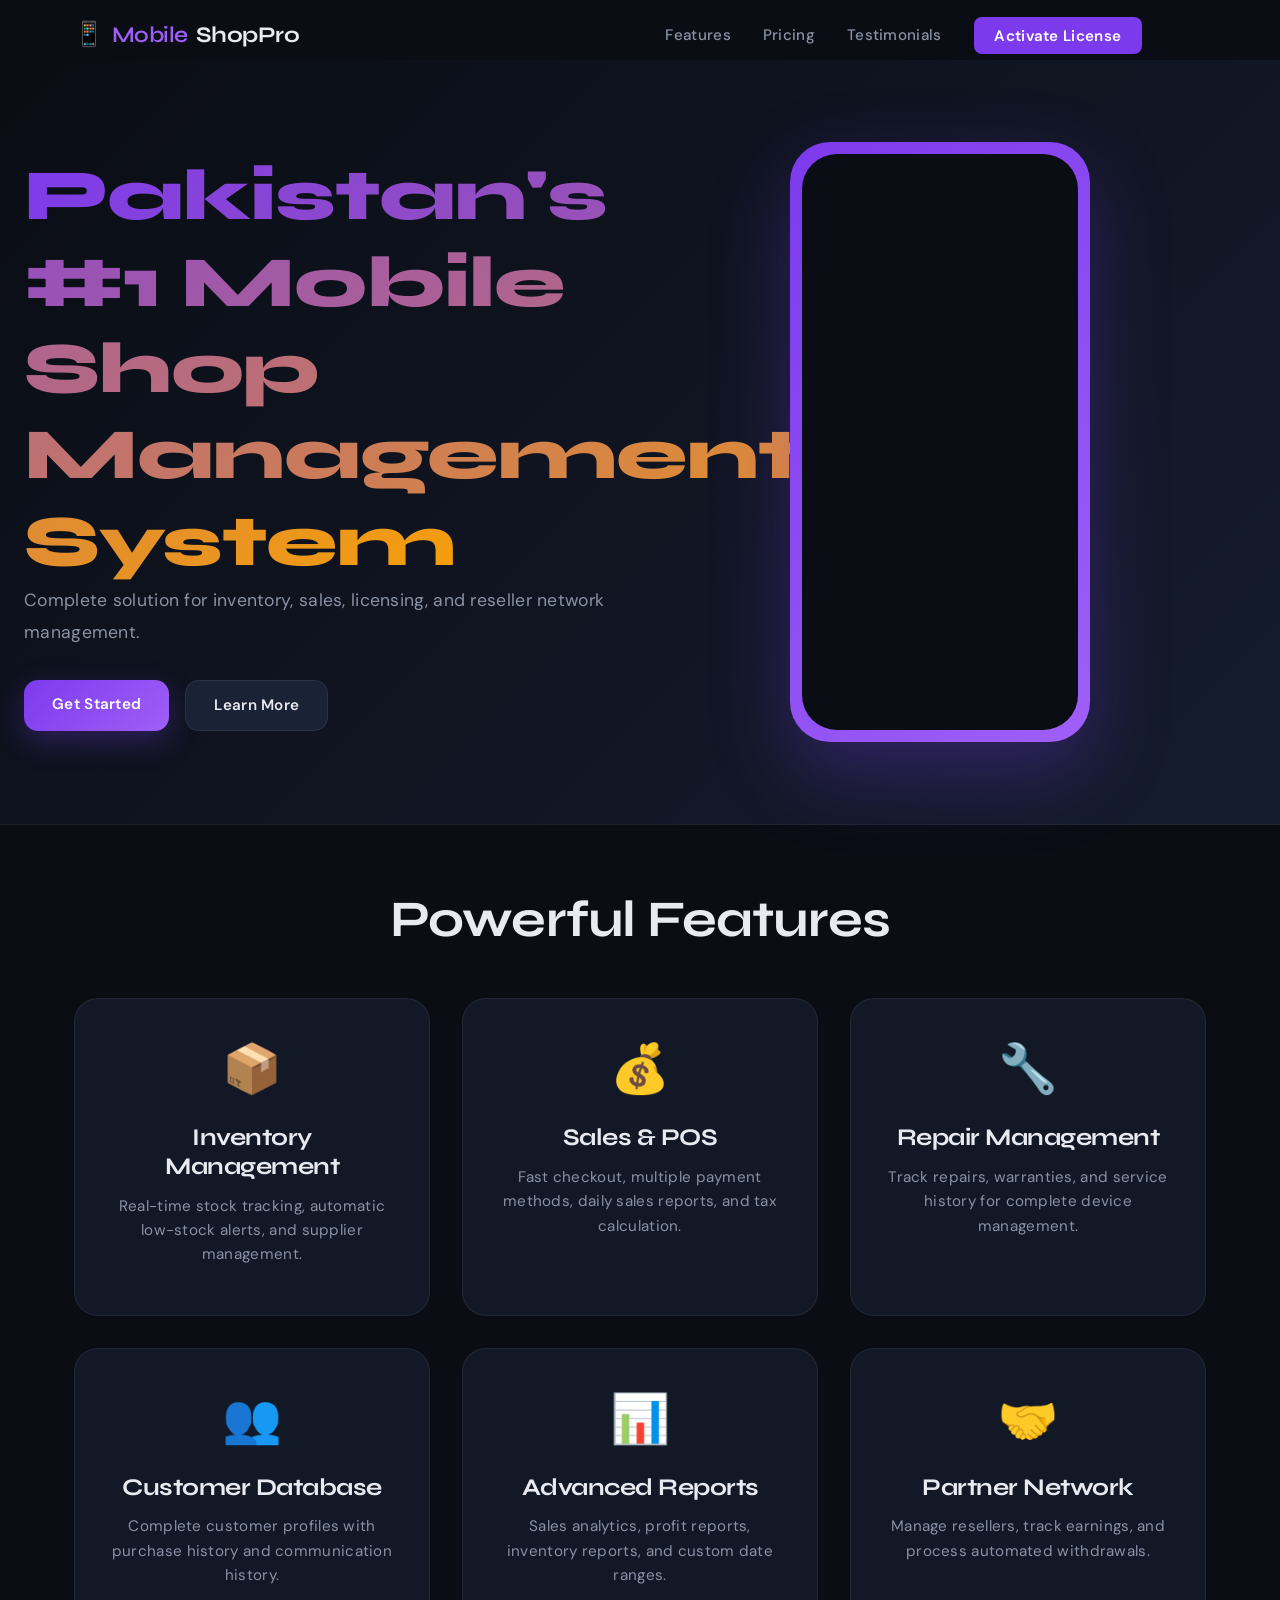
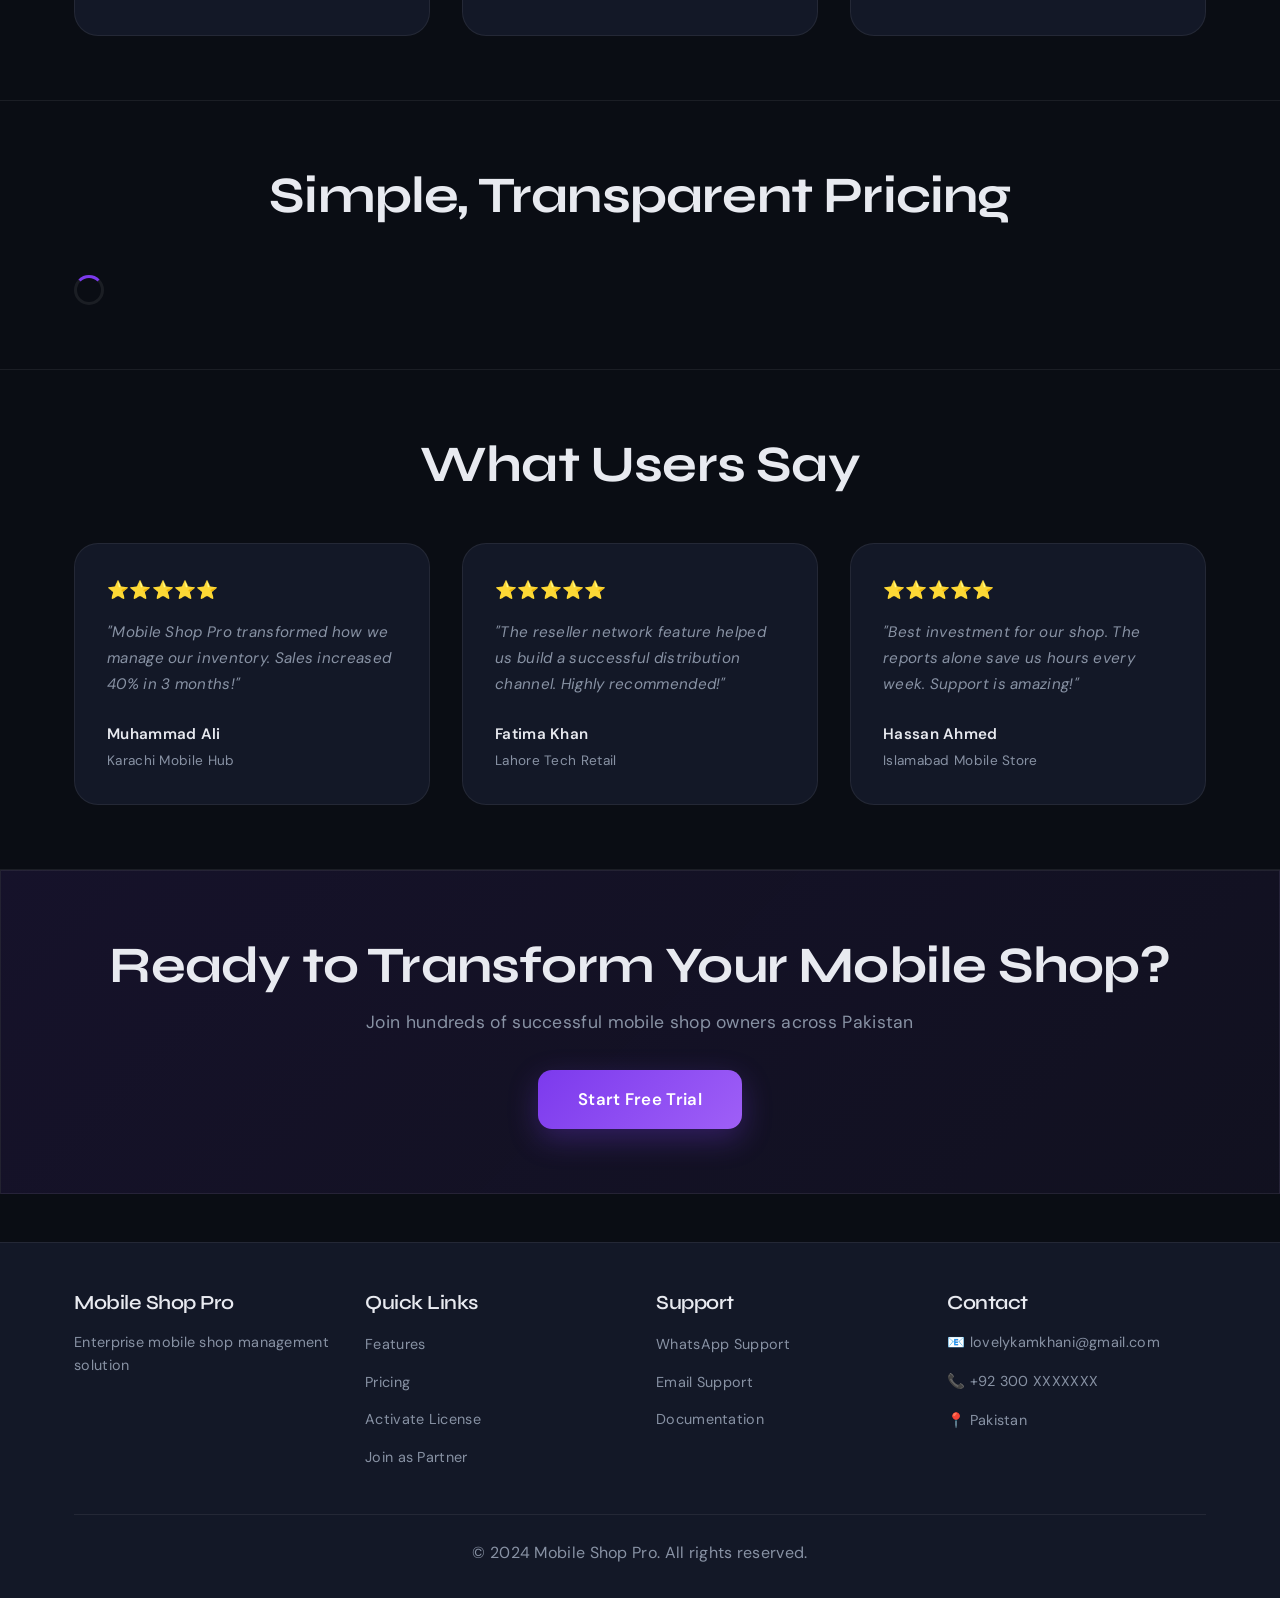
<file: index.html>
<!DOCTYPE html>
<html lang="en">
<head>
  <meta charset="UTF-8">
  <meta name="viewport" content="width=device-width, initial-scale=1.0">
  <title>Mobile Shop Pro - Enterprise Mobile Shop Management</title>
  <link rel="stylesheet" href="css/style.css">
</head>
<body>
  <!-- Navigation -->
  <nav class="nav" id="nav">
    <div class="nav-inner">
      <div class="logo">
        <span class="logo-icon">📱</span>
        <strong>Mobile</strong>ShopPro
      </div>
      <ul class="nav-links">
        <li><a href="#features">Features</a></li>
        <li><a href="#pricing">Pricing</a></li>
        <li><a href="#testimonials">Testimonials</a></li>
        <li><a href="activate.html" class="btn-nav">Activate License</a></li>
        <li><a href="dashboard.html" class="btn-nav" id="dashboardLink" style="display:none;">Dashboard</a></li>
        <li><a href="#" class="btn-logout" id="logoutBtn" style="display:none;">Logout</a></li>
      </ul>
      <button class="hamburger" id="hamburger">
        <span></span><span></span><span></span>
      </button>
    </div>
  </nav>

  <!-- Hero Section -->
  <header class="hero">
    <div class="hero-content">
      <h1 class="gradient-text">Pakistan's #1 Mobile Shop Management System</h1>
      <p>Complete solution for inventory, sales, licensing, and reseller network management.</p>
      <div class="hero-buttons">
        <a href="pricing.html" class="btn btn-primary">Get Started</a>
        <a href="#features" class="btn btn-secondary">Learn More</a>
      </div>
    </div>
    <div class="hero-graphic">
      <div class="phone-mockup">
        <div class="phone-screen"></div>
      </div>
    </div>
  </header>

  <!-- Features Section -->
  <section id="features" class="features">
    <div class="container">
      <h2 class="section-title">Powerful Features</h2>
      <div class="features-grid">
        <div class="feature-card">
          <div class="feature-icon">📦</div>
          <h3>Inventory Management</h3>
          <p>Real-time stock tracking, automatic low-stock alerts, and supplier management.</p>
        </div>
        <div class="feature-card">
          <div class="feature-icon">💰</div>
          <h3>Sales & POS</h3>
          <p>Fast checkout, multiple payment methods, daily sales reports, and tax calculation.</p>
        </div>
        <div class="feature-card">
          <div class="feature-icon">🔧</div>
          <h3>Repair Management</h3>
          <p>Track repairs, warranties, and service history for complete device management.</p>
        </div>
        <div class="feature-card">
          <div class="feature-icon">👥</div>
          <h3>Customer Database</h3>
          <p>Complete customer profiles with purchase history and communication history.</p>
        </div>
        <div class="feature-card">
          <div class="feature-icon">📊</div>
          <h3>Advanced Reports</h3>
          <p>Sales analytics, profit reports, inventory reports, and custom date ranges.</p>
        </div>
        <div class="feature-card">
          <div class="feature-icon">🤝</div>
          <h3>Partner Network</h3>
          <p>Manage resellers, track earnings, and process automated withdrawals.</p>
        </div>
      </div>
    </div>
  </section>

  <!-- Pricing Section -->
  <section id="pricing" class="pricing">
    <div class="container">
      <h2 class="section-title">Simple, Transparent Pricing</h2>
      <div class="pricing-cards" id="pricingCards">
        <!-- Loaded dynamically from backend -->
        <div class="loading-spinner"></div>
      </div>
    </div>
  </section>

  <!-- Testimonials Section -->
  <section id="testimonials" class="testimonials">
    <div class="container">
      <h2 class="section-title">What Users Say</h2>
      <div class="testimonials-grid">
        <div class="testimonial-card">
          <div class="stars">⭐⭐⭐⭐⭐</div>
          <p>"Mobile Shop Pro transformed how we manage our inventory. Sales increased 40% in 3 months!"</p>
          <div class="testimonial-author">
            <strong>Muhammad Ali</strong>
            <span>Karachi Mobile Hub</span>
          </div>
        </div>
        <div class="testimonial-card">
          <div class="stars">⭐⭐⭐⭐⭐</div>
          <p>"The reseller network feature helped us build a successful distribution channel. Highly recommended!"</p>
          <div class="testimonial-author">
            <strong>Fatima Khan</strong>
            <span>Lahore Tech Retail</span>
          </div>
        </div>
        <div class="testimonial-card">
          <div class="stars">⭐⭐⭐⭐⭐</div>
          <p>"Best investment for our shop. The reports alone save us hours every week. Support is amazing!"</p>
          <div class="testimonial-author">
            <strong>Hassan Ahmed</strong>
            <span>Islamabad Mobile Store</span>
          </div>
        </div>
      </div>
    </div>
  </section>

  <!-- CTA Section -->
  <section class="cta">
    <div class="container">
      <h2>Ready to Transform Your Mobile Shop?</h2>
      <p>Join hundreds of successful mobile shop owners across Pakistan</p>
      <a href="pricing.html" class="btn btn-primary btn-large">Start Free Trial</a>
    </div>
  </section>

  <!-- Footer -->
  <footer class="footer">
    <div class="container">
      <div class="footer-content">
        <div class="footer-col">
          <h4>Mobile Shop Pro</h4>
          <p>Enterprise mobile shop management solution</p>
        </div>
        <div class="footer-col">
          <h4>Quick Links</h4>
          <ul>
            <li><a href="#features">Features</a></li>
            <li><a href="#pricing">Pricing</a></li>
            <li><a href="activate.html">Activate License</a></li>
            <li><a href="partners.html">Join as Partner</a></li>
          </ul>
        </div>
        <div class="footer-col">
          <h4>Support</h4>
          <ul>
            <li><a href="https://wa.me/923001234567" target="_blank">WhatsApp Support</a></li>
            <li><a href="mailto:lovelykamkhani@gmail.com">Email Support</a></li>
            <li><a href="#">Documentation</a></li>
          </ul>
        </div>
        <div class="footer-col">
          <h4>Contact</h4>
          <p>📧 lovelykamkhani@gmail.com</p>
          <p>📞 +92 300 XXXXXXX</p>
          <p>📍 Pakistan</p>
        </div>
      </div>
      <div class="footer-bottom">
        <p>&copy; 2024 Mobile Shop Pro. All rights reserved.</p>
      </div>
    </div>
  </footer>

  <script src="js/api.js"></script>
  <script src="js/auth.js"></script>
  <script src="js/main.js"></script>
  <script>
    // Load pricing cards on page load
    document.addEventListener('DOMContentLoaded', async () => {
      const pricingContainer = document.getElementById('pricingCards');
      try {
        const response = await API.getProducts();
        if (response.success) {
          let html = '';
          response.products.forEach(product => {
            html += `
              <div class="pricing-card">
                <h3>${product.name}</h3>
                <div class="price">Rs ${product.price.toLocaleString()}</div>
                <div class="duration">${product.duration}</div>
                <ul class="features-list">
                  <li>✓ Complete Dashboard</li>
                  <li>✓ Inventory Management</li>
                  <li>✓ Sales Reports</li>
                  <li>✓ Customer Database</li>
                </ul>
                <a href="pricing.html?plan=${product.slug}" class="btn btn-primary">Choose Plan</a>
              </div>
            `;
          });
          pricingContainer.innerHTML = html;
        }
      } catch (err) {
        console.error('Failed to load pricing:', err);
      }

      // Check authentication status
      Auth.checkSession();
    });
  </script>
</body>
</html>
</file>
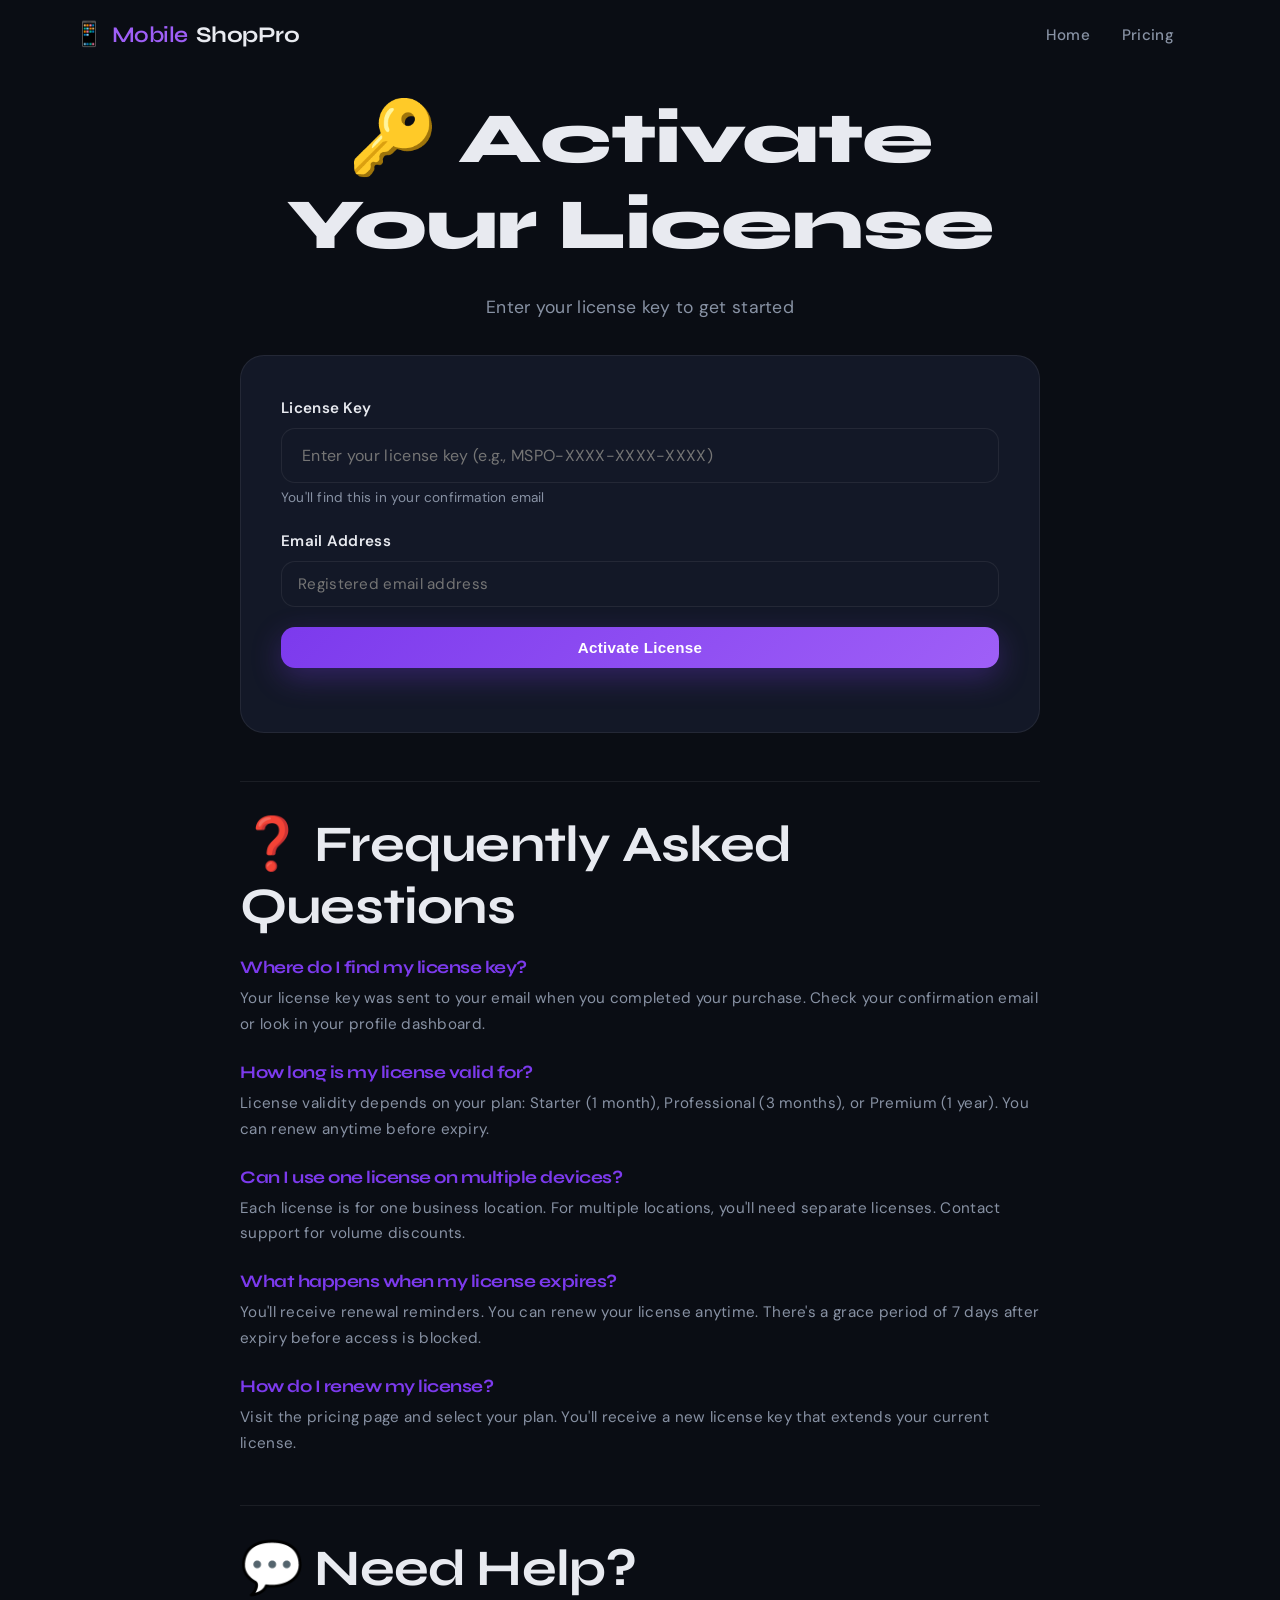
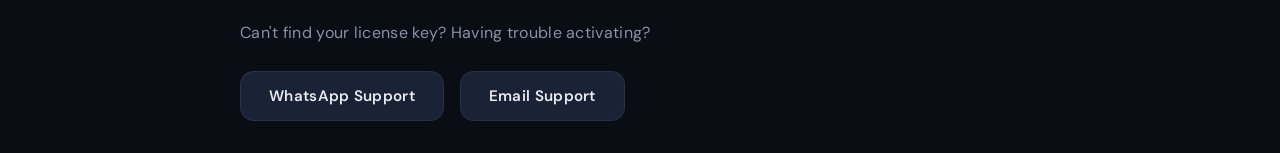
<file: activate.html>
<!DOCTYPE html>
<html lang="en">
<head>
  <meta charset="UTF-8">
  <meta name="viewport" content="width=device-width, initial-scale=1.0">
  <title>Activate License - Mobile Shop Pro</title>
  <link rel="stylesheet" href="css/style.css">
</head>
<body>
  <!-- Navigation -->
  <nav class="nav">
    <div class="nav-inner">
      <div class="logo">
        <span class="logo-icon">📱</span>
        <strong>Mobile</strong>ShopPro
      </div>
      <ul class="nav-links">
        <li><a href="index.html">Home</a></li>
        <li><a href="pricing.html">Pricing</a></li>
        <li><a href="dashboard.html" class="btn-nav" id="dashboardLink" style="display:none;">Dashboard</a></li>
      </ul>
    </div>
  </nav>

  <!-- Activate Section -->
  <section class="activate-page">
    <div class="container">
      <div class="activate-container">
        <h1>🔑 Activate Your License</h1>
        <p class="subtitle">Enter your license key to get started</p>

        <!-- Activation Form -->
        <div class="activate-box">
          <form id="activateForm">
            <div class="form-group">
              <label>License Key</label>
              <input type="text" id="licenseKey" placeholder="Enter your license key (e.g., MSPO-XXXX-XXXX-XXXX)" required class="input-field input-large">
              <small>You'll find this in your confirmation email</small>
            </div>

            <div class="form-group">
              <label>Email Address</label>
              <input type="email" id="activateEmail" placeholder="Registered email address" required class="input-field">
            </div>

            <button type="button" onclick="Activate.checkLicense()" class="btn btn-primary btn-block">
              Activate License
            </button>
          </form>

          <!-- Status Display -->
          <div id="statusMessage"></div>
        </div>

        <!-- License Details -->
        <div class="license-details" id="licenseDetails" style="display:none;">
          <h2>📋 License Information</h2>
          <div class="details-grid">
            <div class="detail-item">
              <span class="label">License Key</span>
              <span class="value" id="detailKey"></span>
            </div>
            <div class="detail-item">
              <span class="label">Plan Type</span>
              <span class="value" id="detailPlan"></span>
            </div>
            <div class="detail-item">
              <span class="label">Status</span>
              <span class="value" id="detailStatus"></span>
            </div>
            <div class="detail-item">
              <span class="label">Activation Date</span>
              <span class="value" id="detailActivated"></span>
            </div>
            <div class="detail-item">
              <span class="label">Expiry Date</span>
              <span class="value" id="detailExpiry"></span>
            </div>
            <div class="detail-item">
              <span class="label">Days Remaining</span>
              <span class="value" id="detailDays"></span>
            </div>
          </div>

          <div class="action-buttons">
            <a href="dashboard.html" class="btn btn-primary">Go to Dashboard</a>
            <button onclick="Activate.reset()" class="btn btn-secondary">Activate Another License</button>
          </div>
        </div>

        <!-- FAQ Section -->
        <div class="faq-section">
          <h2>❓ Frequently Asked Questions</h2>
          
          <div class="faq-item">
            <h3>Where do I find my license key?</h3>
            <p>Your license key was sent to your email when you completed your purchase. Check your confirmation email or look in your profile dashboard.</p>
          </div>

          <div class="faq-item">
            <h3>How long is my license valid for?</h3>
            <p>License validity depends on your plan: Starter (1 month), Professional (3 months), or Premium (1 year). You can renew anytime before expiry.</p>
          </div>

          <div class="faq-item">
            <h3>Can I use one license on multiple devices?</h3>
            <p>Each license is for one business location. For multiple locations, you'll need separate licenses. Contact support for volume discounts.</p>
          </div>

          <div class="faq-item">
            <h3>What happens when my license expires?</h3>
            <p>You'll receive renewal reminders. You can renew your license anytime. There's a grace period of 7 days after expiry before access is blocked.</p>
          </div>

          <div class="faq-item">
            <h3>How do I renew my license?</h3>
            <p>Visit the pricing page and select your plan. You'll receive a new license key that extends your current license.</p>
          </div>
        </div>

        <!-- Support Section -->
        <div class="support-section">
          <h2>💬 Need Help?</h2>
          <p>Can't find your license key? Having trouble activating?</p>
          <div class="support-buttons">
            <a href="https://wa.me/923001234567" target="_blank" class="btn btn-secondary">WhatsApp Support</a>
            <a href="mailto:lovelykamkhani@gmail.com" class="btn btn-secondary">Email Support</a>
          </div>
        </div>
      </div>
    </div>
  </section>

  <script src="js/api.js"></script>
  <script src="js/auth.js"></script>
  <script src="js/main.js"></script>
  <script>
    const Activate = {
      async checkLicense() {
        const key = document.getElementById('licenseKey').value.trim();
        const email = document.getElementById('activateEmail').value.trim();
        const message = document.getElementById('statusMessage');

        if (!key || !email) {
          message.innerHTML = '<p class="error">Please fill in all fields</p>';
          return;
        }

        message.innerHTML = '<p class="loading">Checking license...</p>';

        try {
          // Simulate API call - in production, call your backend
          const response = await API.checkLicense(key, email);
          
          if (response.valid) {
            message.innerHTML = '<p class="success">✓ License activated successfully!</p>';
            this.displayLicenseDetails(response);
          } else {
            message.innerHTML = '<p class="error">✗ Invalid license key or email</p>';
          }
        } catch (err) {
          message.innerHTML = '<p class="error">Error checking license. Please try again.</p>';
          console.error(err);
        }
      },

      displayLicenseDetails(data) {
        document.getElementById('licenseDetails').style.display = 'block';
        document.getElementById('detailKey').textContent = data.key;
        document.getElementById('detailPlan').textContent = data.plan;
        document.getElementById('detailStatus').textContent = data.status || 'Active';
        document.getElementById('detailActivated').textContent = data.activated || new Date().toLocaleDateString();
        document.getElementById('detailExpiry').textContent = data.expiry;
        document.getElementById('detailDays').textContent = data.days_remaining || 'Unlimited';

        // Store in session
        sessionStorage.setItem('license', JSON.stringify(data));
      },

      reset() {
        document.getElementById('activateForm').reset();
        document.getElementById('licenseDetails').style.display = 'none';
        document.getElementById('statusMessage').innerHTML = '';
      }
    };

    document.addEventListener('DOMContentLoaded', () => {
      Auth.checkSession();
    });
  </script>
</body>
</html>
</file>
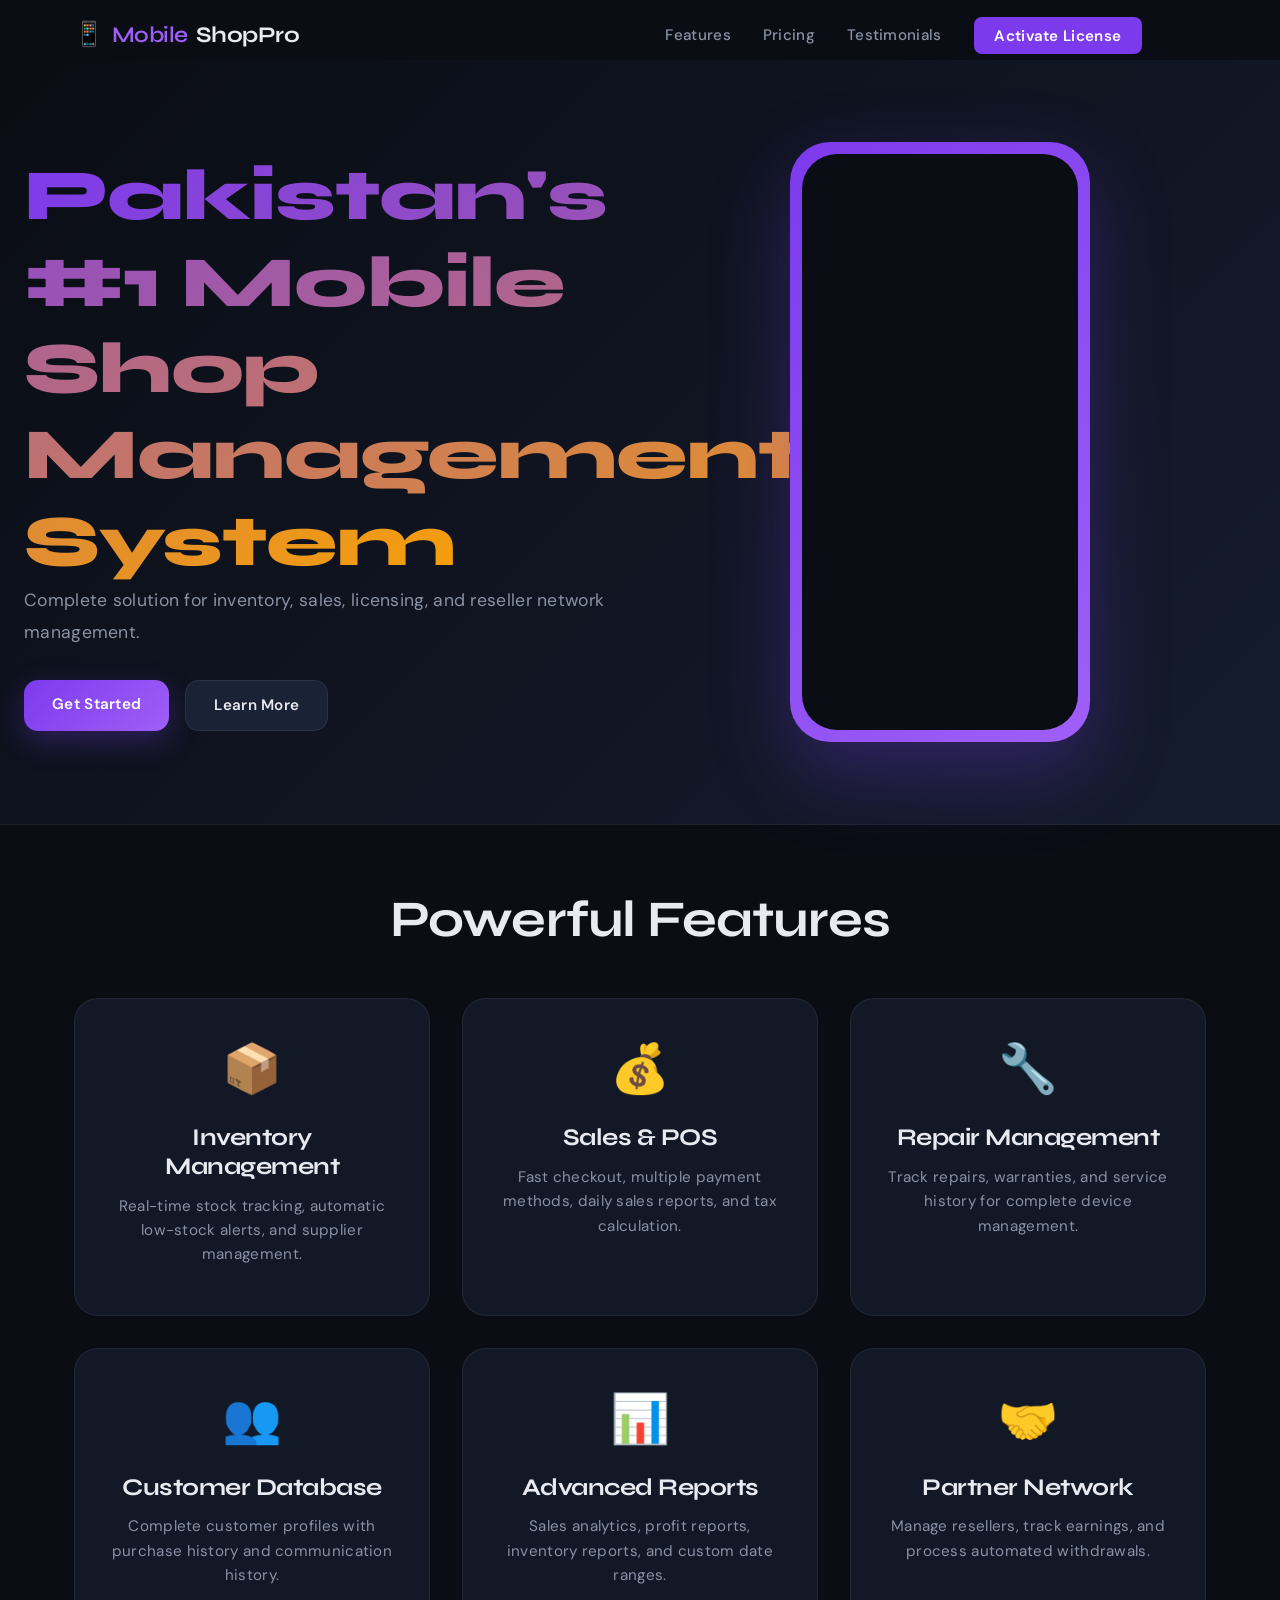
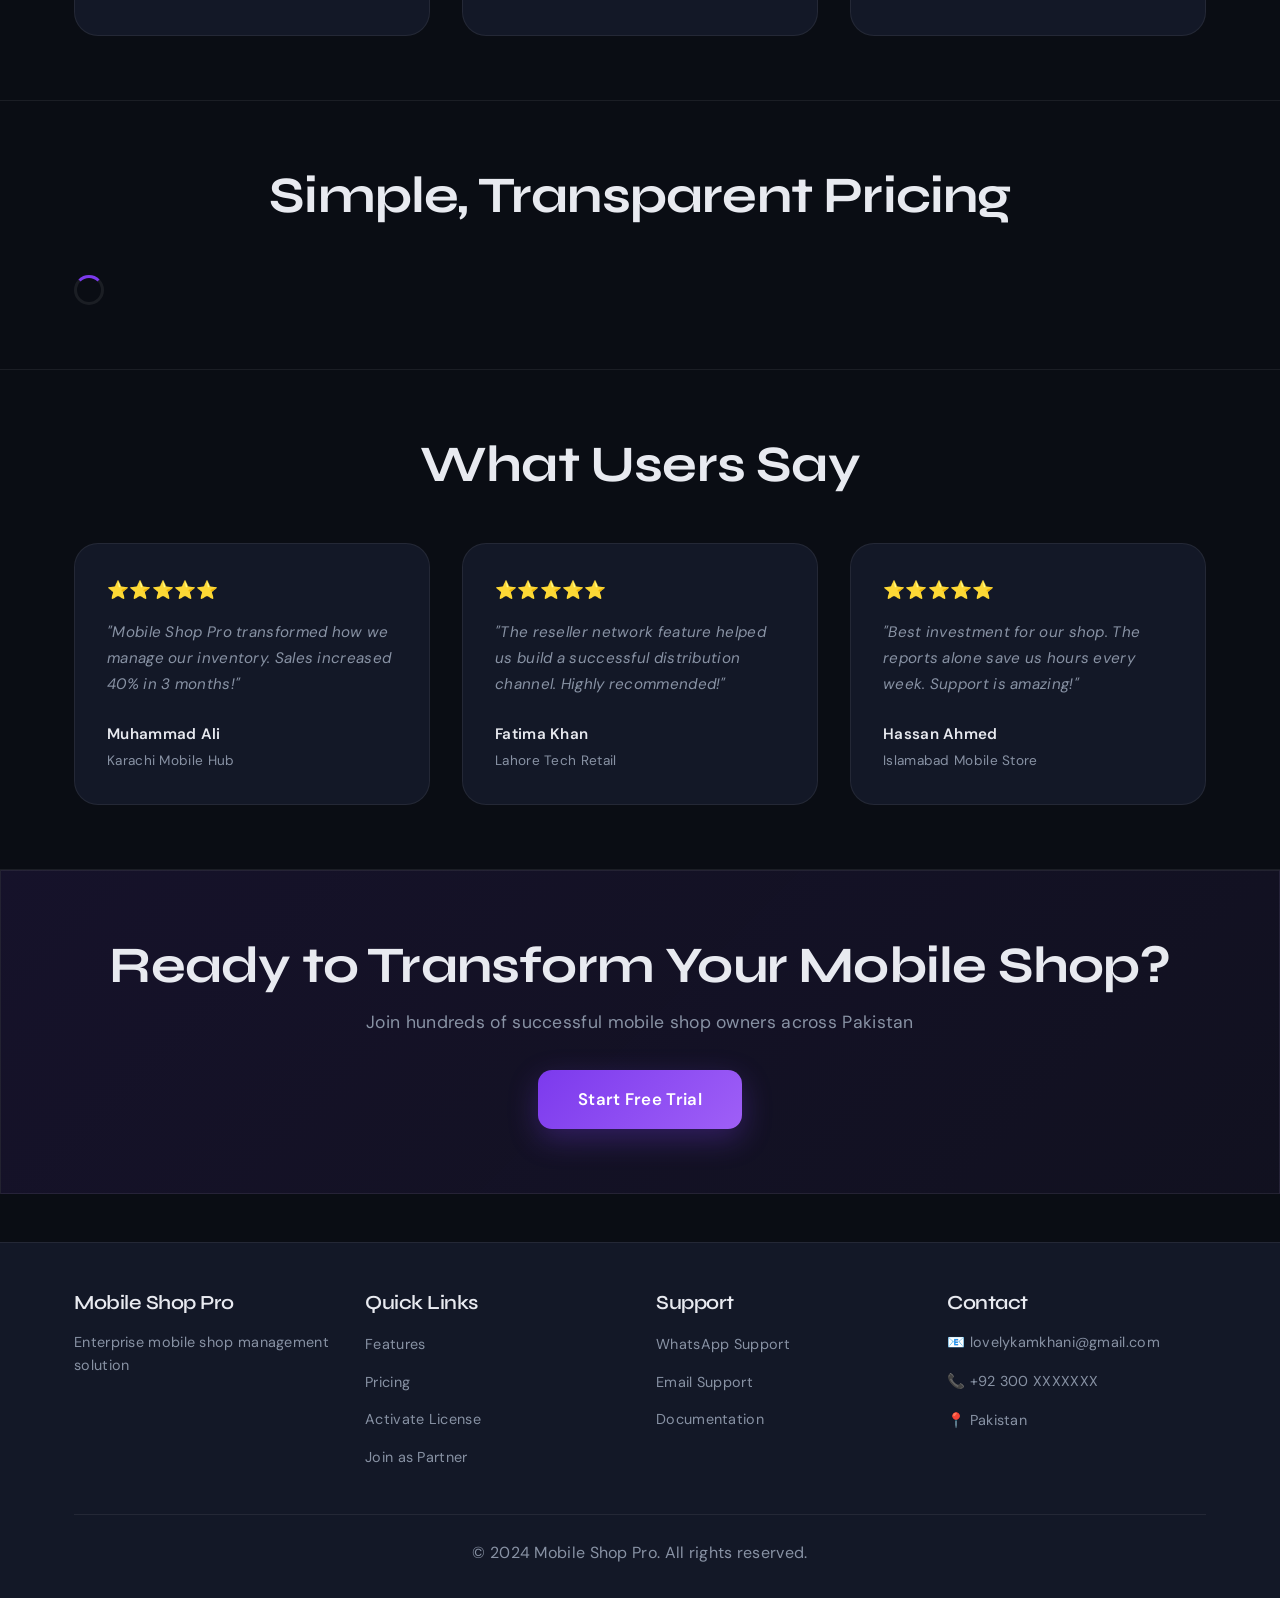
<file: admin.html>
<!DOCTYPE html>
<html lang="en">
<head>
  <meta charset="UTF-8">
  <meta name="viewport" content="width=device-width, initial-scale=1.0">
  <title>Admin Panel - Mobile Shop Pro</title>
  <link rel="stylesheet" href="css/style.css">
</head>
<body>
  <!-- Navigation -->
  <nav class="nav">
    <div class="nav-inner">
      <div class="logo">
        <span class="logo-icon">📱</span>
        <strong>Mobile</strong>ShopPro Admin
      </div>
      <ul class="nav-links">
        <li id="adminUser" style="color: var(--text);"></li>
        <li><a href="#" id="logoutBtn" class="btn-nav">Logout</a></li>
      </ul>
    </div>
  </nav>

  <!-- Admin Panel -->
  <section class="admin-panel">
    <div class="container">
      <h1>🛡️ Admin Control Panel</h1>

      <!-- Tabs -->
      <div class="admin-tabs">
        <button class="tab-btn active" data-tab="dashboard">Dashboard</button>
        <button class="tab-btn" data-tab="users">Users</button>
        <button class="tab-btn" data-tab="licenses">Licenses</button>
        <button class="tab-btn" data-tab="partners">Partners</button>
        <button class="tab-btn" data-tab="transactions">Transactions</button>
        <button class="tab-btn" data-tab="products">Products</button>
      </div>

      <!-- Dashboard Tab -->
      <div id="dashboard" class="tab-content active">
        <h2>📊 Dashboard Overview</h2>
        <div class="stats-grid">
          <div class="stat-card">
            <div class="stat-icon">👥</div>
            <div class="stat-content">
              <span class="stat-label">Total Users</span>
              <span class="stat-value" id="statUsers">0</span>
            </div>
          </div>
          <div class="stat-card">
            <div class="stat-icon">🔑</div>
            <div class="stat-content">
              <span class="stat-label">Active Licenses</span>
              <span class="stat-value" id="statLicenses">0</span>
            </div>
          </div>
          <div class="stat-card">
            <div class="stat-icon">💰</div>
            <div class="stat-content">
              <span class="stat-label">Total Revenue</span>
              <span class="stat-value" id="statRevenue">Rs 0</span>
            </div>
          </div>
          <div class="stat-card">
            <div class="stat-icon">🤝</div>
            <div class="stat-content">
              <span class="stat-label">Active Partners</span>
              <span class="stat-value" id="statPartners">0</span>
            </div>
          </div>
        </div>

        <div class="chart-section">
          <h3>Recent Activity</h3>
          <p class="info-text">Integration with charts coming soon. Chart library can be added (Chart.js, ApexCharts).</p>
        </div>
      </div>

      <!-- Users Tab -->
      <div id="users" class="tab-content">
        <h2>👥 User Management</h2>
        <div class="section-actions">
          <button onclick="Admin.showAddUserForm()" class="btn btn-primary">+ Add User</button>
          <input type="text" placeholder="Search users..." id="userSearch" class="input-search" onkeyup="Admin.searchUsers()">
        </div>
        <div id="usersList">
          <p class="loading">Loading users...</p>
        </div>
      </div>

      <!-- Licenses Tab -->
      <div id="licenses" class="tab-content">
        <h2>🔑 License Management</h2>
        <div class="section-actions">
          <button onclick="Admin.showGenerateLicenseForm()" class="btn btn-primary">+ Generate License</button>
          <input type="text" placeholder="Search licenses..." id="licenseSearch" class="input-search" onkeyup="Admin.searchLicenses()">
        </div>
        <div id="licensesList">
          <p class="loading">Loading licenses...</p>
        </div>
      </div>

      <!-- Partners Tab -->
      <div id="partners" class="tab-content">
        <h2>🤝 Partner Management</h2>
        <div class="section-actions">
          <input type="text" placeholder="Search partners..." id="partnerSearch" class="input-search" onkeyup="Admin.searchPartners()">
        </div>
        <div id="partnersList">
          <p class="loading">Loading partners...</p>
        </div>
      </div>

      <!-- Transactions Tab -->
      <div id="transactions" class="tab-content">
        <h2>📝 Transactions</h2>
        <div class="section-actions">
          <select id="transactionFilter" onchange="Admin.filterTransactions()" class="input-field">
            <option value="all">All Transactions</option>
            <option value="completed">Completed</option>
            <option value="pending">Pending</option>
            <option value="failed">Failed</option>
          </select>
        </div>
        <div id="transactionsList">
          <p class="loading">Loading transactions...</p>
        </div>
      </div>

      <!-- Products Tab -->
      <div id="products" class="tab-content">
        <h2>📦 Product Management</h2>
        <div class="section-actions">
          <button onclick="Admin.showEditProductForm()" class="btn btn-primary">+ Edit Products</button>
        </div>
        <div id="productsList">
          <p class="loading">Loading products...</p>
        </div>
      </div>
    </div>
  </section>

  <!-- Modal for Forms -->
  <div id="adminModal" class="modal">
    <div class="modal-content">
      <span class="modal-close" onclick="Admin.closeModal()">&times;</span>
      <div id="modalBody"></div>
    </div>
  </div>

  <script src="js/api.js"></script>
  <script src="js/auth.js"></script>
  <script src="js/main.js"></script>
  <script>
    const Admin = {
      currentUser: null,
      allUsers: [],
      allLicenses: [],
      allPartners: [],
      allTransactions: [],

      init() {
        // Check admin auth
        const user = JSON.parse(sessionStorage.getItem('user') || '{}');
        if (user.role !== 'admin') {
          alert('Access denied. Admin only.');
          window.location.href = 'index.html';
          return;
        }

        this.currentUser = user;
        document.getElementById('adminUser').textContent = `Admin: ${user.name}`;

        this.loadDashboard();
        this.setupTabNavigation();

        document.getElementById('logoutBtn').onclick = (e) => {
          e.preventDefault();
          sessionStorage.removeItem('user');
          window.location.href = 'index.html';
        };
      },

      setupTabNavigation() {
        document.querySelectorAll('.tab-btn').forEach(btn => {
          btn.onclick = (e) => {
            const tabName = e.target.dataset.tab;
            document.querySelectorAll('.tab-content').forEach(tab => tab.classList.remove('active'));
            document.querySelectorAll('.tab-btn').forEach(b => b.classList.remove('active'));
            document.getElementById(tabName).classList.add('active');
            e.target.classList.add('active');

            if (tabName === 'users') this.loadUsers();
            if (tabName === 'licenses') this.loadLicenses();
            if (tabName === 'partners') this.loadPartners();
            if (tabName === 'transactions') this.loadTransactions();
            if (tabName === 'products') this.loadProducts();
          };
        });
      },

      async loadDashboard() {
        try {
          // Mock data - replace with real API calls
          document.getElementById('statUsers').textContent = '125';
          document.getElementById('statLicenses').textContent = '89';
          document.getElementById('statRevenue').textContent = 'Rs 2,450,000';
          document.getElementById('statPartners').textContent = '23';
        } catch (err) {
          console.error('Error loading dashboard:', err);
        }
      },

      loadUsers() {
        const container = document.getElementById('usersList');
        container.innerHTML = '<p class="loading">Loading users...</p>';
        
        // Mock data
        const html = `
          <table class="table">
            <thead><tr><th>Email</th><th>Shop Name</th><th>Joined</th><th>Status</th><th>Actions</th></tr></thead>
            <tbody>
              <tr>
                <td>user1@email.com</td>
                <td>Mobile Hub Karachi</td>
                <td>2024-01-15</td>
                <td><span class="status-badge active">Active</span></td>
                <td><button class="btn btn-small">Edit</button> <button class="btn btn-small btn-danger">Delete</button></td>
              </tr>
              <tr>
                <td>user2@email.com</td>
                <td>Tech Retail Lahore</td>
                <td>2024-02-10</td>
                <td><span class="status-badge active">Active</span></td>
                <td><button class="btn btn-small">Edit</button> <button class="btn btn-small btn-danger">Delete</button></td>
              </tr>
            </tbody>
          </table>
        `;
        container.innerHTML = html;
      },

      loadLicenses() {
        const container = document.getElementById('licensesList');
        container.innerHTML = '<p class="loading">Loading licenses...</p>';
        
        const html = `
          <table class="table">
            <thead><tr><th>License Key</th><th>Plan</th><th>Email</th><th>Expires</th><th>Status</th><th>Actions</th></tr></thead>
            <tbody>
              <tr>
                <td><code>MSPO-XXXX-XXXX-0001</code></td>
                <td>Professional</td>
                <td>user1@email.com</td>
                <td>2024-06-15</td>
                <td><span class="status-badge active">Active</span></td>
                <td><button class="btn btn-small">Details</button> <button class="btn btn-small btn-secondary">Extend</button></td>
              </tr>
            </tbody>
          </table>
        `;
        container.innerHTML = html;
      },

      loadPartners() {
        const container = document.getElementById('partnersList');
        container.innerHTML = '<p class="loading">Loading partners...</p>';
        
        const html = `
          <table class="table">
            <thead><tr><th>Name</th><th>Email</th><th>Referrals</th><th>Earnings</th><th>Status</th><th>Actions</th></tr></thead>
            <tbody>
              <tr>
                <td>Partner Name</td>
                <td>partner@email.com</td>
                <td>12</td>
                <td>Rs 42,000</td>
                <td><span class="status-badge active">Active</span></td>
                <td><button class="btn btn-small">Details</button></td>
              </tr>
            </tbody>
          </table>
        `;
        container.innerHTML = html;
      },

      loadTransactions() {
        const container = document.getElementById('transactionsList');
        container.innerHTML = '<p class="loading">Loading transactions...</p>';
        
        const html = `
          <table class="table">
            <thead><tr><th>Date</th><th>User</th><th>Plan</th><th>Amount</th><th>Status</th><th>Actions</th></tr></thead>
            <tbody>
              <tr>
                <td>2024-05-15</td>
                <td>user1@email.com</td>
                <td>Professional</td>
                <td>Rs 3,500</td>
                <td><span class="status-badge completed">Completed</span></td>
                <td><button class="btn btn-small">Details</button></td>
              </tr>
            </tbody>
          </table>
        `;
        container.innerHTML = html;
      },

      loadProducts() {
        const container = document.getElementById('productsList');
        container.innerHTML = '<p class="loading">Loading products...</p>';
        
        const html = `
          <table class="table">
            <thead><tr><th>Product</th><th>Price</th><th>Duration</th><th>Discount</th><th>Actions</th></tr></thead>
            <tbody>
              <tr>
                <td>Starter</td>
                <td>Rs 1,500</td>
                <td>1 Month</td>
                <td>15%</td>
                <td><button class="btn btn-small" onclick="Admin.showEditProductForm('starter')">Edit</button></td>
              </tr>
            </tbody>
          </table>
        `;
        container.innerHTML = html;
      },

      searchUsers() {
        const query = document.getElementById('userSearch').value.toLowerCase();
        // Implement search logic
      },

      searchLicenses() {
        const query = document.getElementById('licenseSearch').value.toLowerCase();
        // Implement search logic
      },

      searchPartners() {
        const query = document.getElementById('partnerSearch').value.toLowerCase();
        // Implement search logic
      },

      filterTransactions() {
        const filter = document.getElementById('transactionFilter').value;
        // Implement filter logic
      },

      showAddUserForm() {
        const modal = document.getElementById('adminModal');
        modal.querySelector('#modalBody').innerHTML = `
          <h2>Add New User</h2>
          <form>
            <div class="form-group">
              <label>Email</label>
              <input type="email" class="input-field" required>
            </div>
            <div class="form-group">
              <label>Shop Name</label>
              <input type="text" class="input-field" required>
            </div>
            <button type="button" class="btn btn-primary" onclick="Admin.closeModal()">Create User</button>
          </form>
        `;
        modal.style.display = 'flex';
      },

      showGenerateLicenseForm() {
        const modal = document.getElementById('adminModal');
        modal.querySelector('#modalBody').innerHTML = `
          <h2>Generate License</h2>
          <form>
            <div class="form-group">
              <label>Email</label>
              <input type="email" class="input-field" required>
            </div>
            <div class="form-group">
              <label>Plan</label>
              <select class="input-field" required>
                <option>Starter</option>
                <option>Professional</option>
                <option>Premium</option>
              </select>
            </div>
            <button type="button" class="btn btn-primary" onclick="Admin.closeModal()">Generate License</button>
          </form>
        `;
        modal.style.display = 'flex';
      },

      showEditProductForm(product) {
        const modal = document.getElementById('adminModal');
        modal.querySelector('#modalBody').innerHTML = `
          <h2>Edit Product: ${product || 'New Product'}</h2>
          <form>
            <div class="form-group">
              <label>Product Name</label>
              <input type="text" class="input-field" value="${product || ''}" required>
            </div>
            <div class="form-group">
              <label>Price (PKR)</label>
              <input type="number" class="input-field" required>
            </div>
            <div class="form-group">
              <label>Duration</label>
              <input type="text" class="input-field" required>
            </div>
            <button type="button" class="btn btn-primary" onclick="Admin.closeModal()">Save Product</button>
          </form>
        `;
        modal.style.display = 'flex';
      },

      closeModal() {
        document.getElementById('adminModal').style.display = 'none';
      }
    };

    document.addEventListener('DOMContentLoaded', () => {
      Admin.init();
    });
  </script>
</body>
</html>
</file>
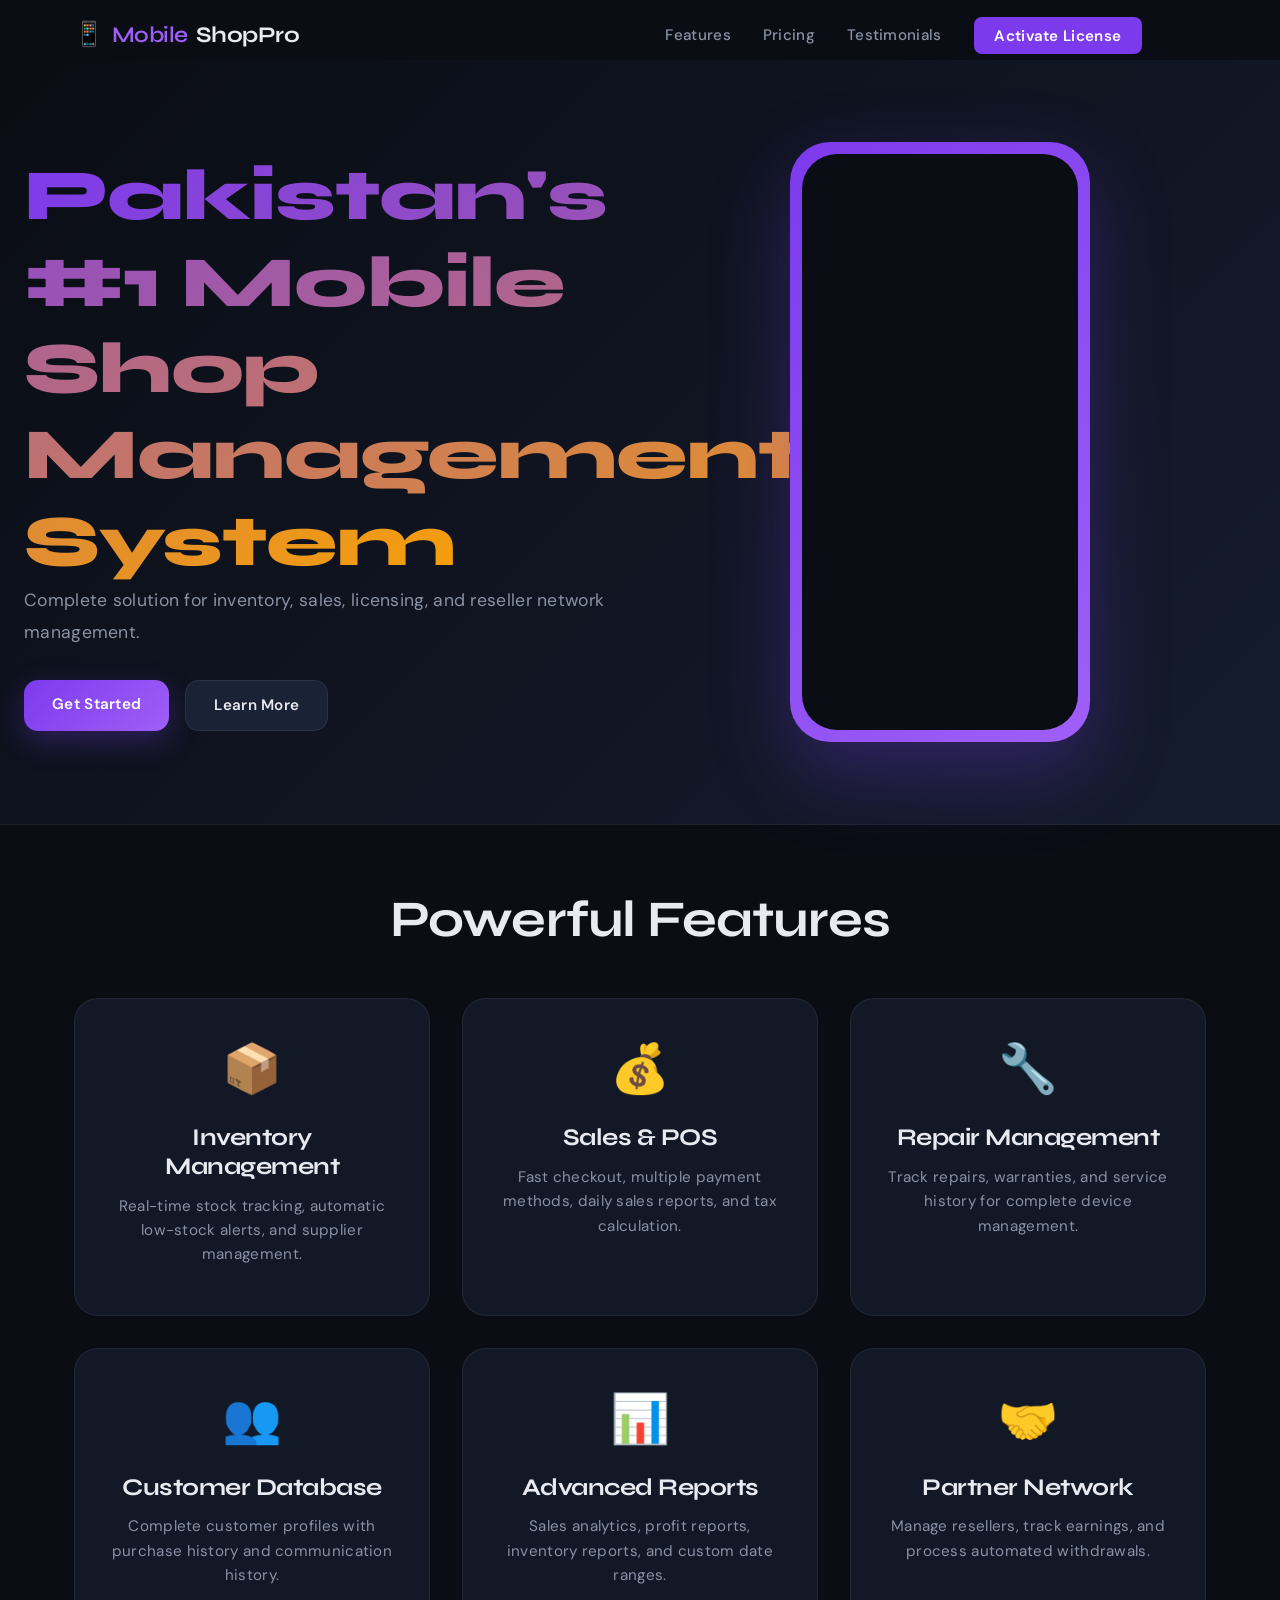
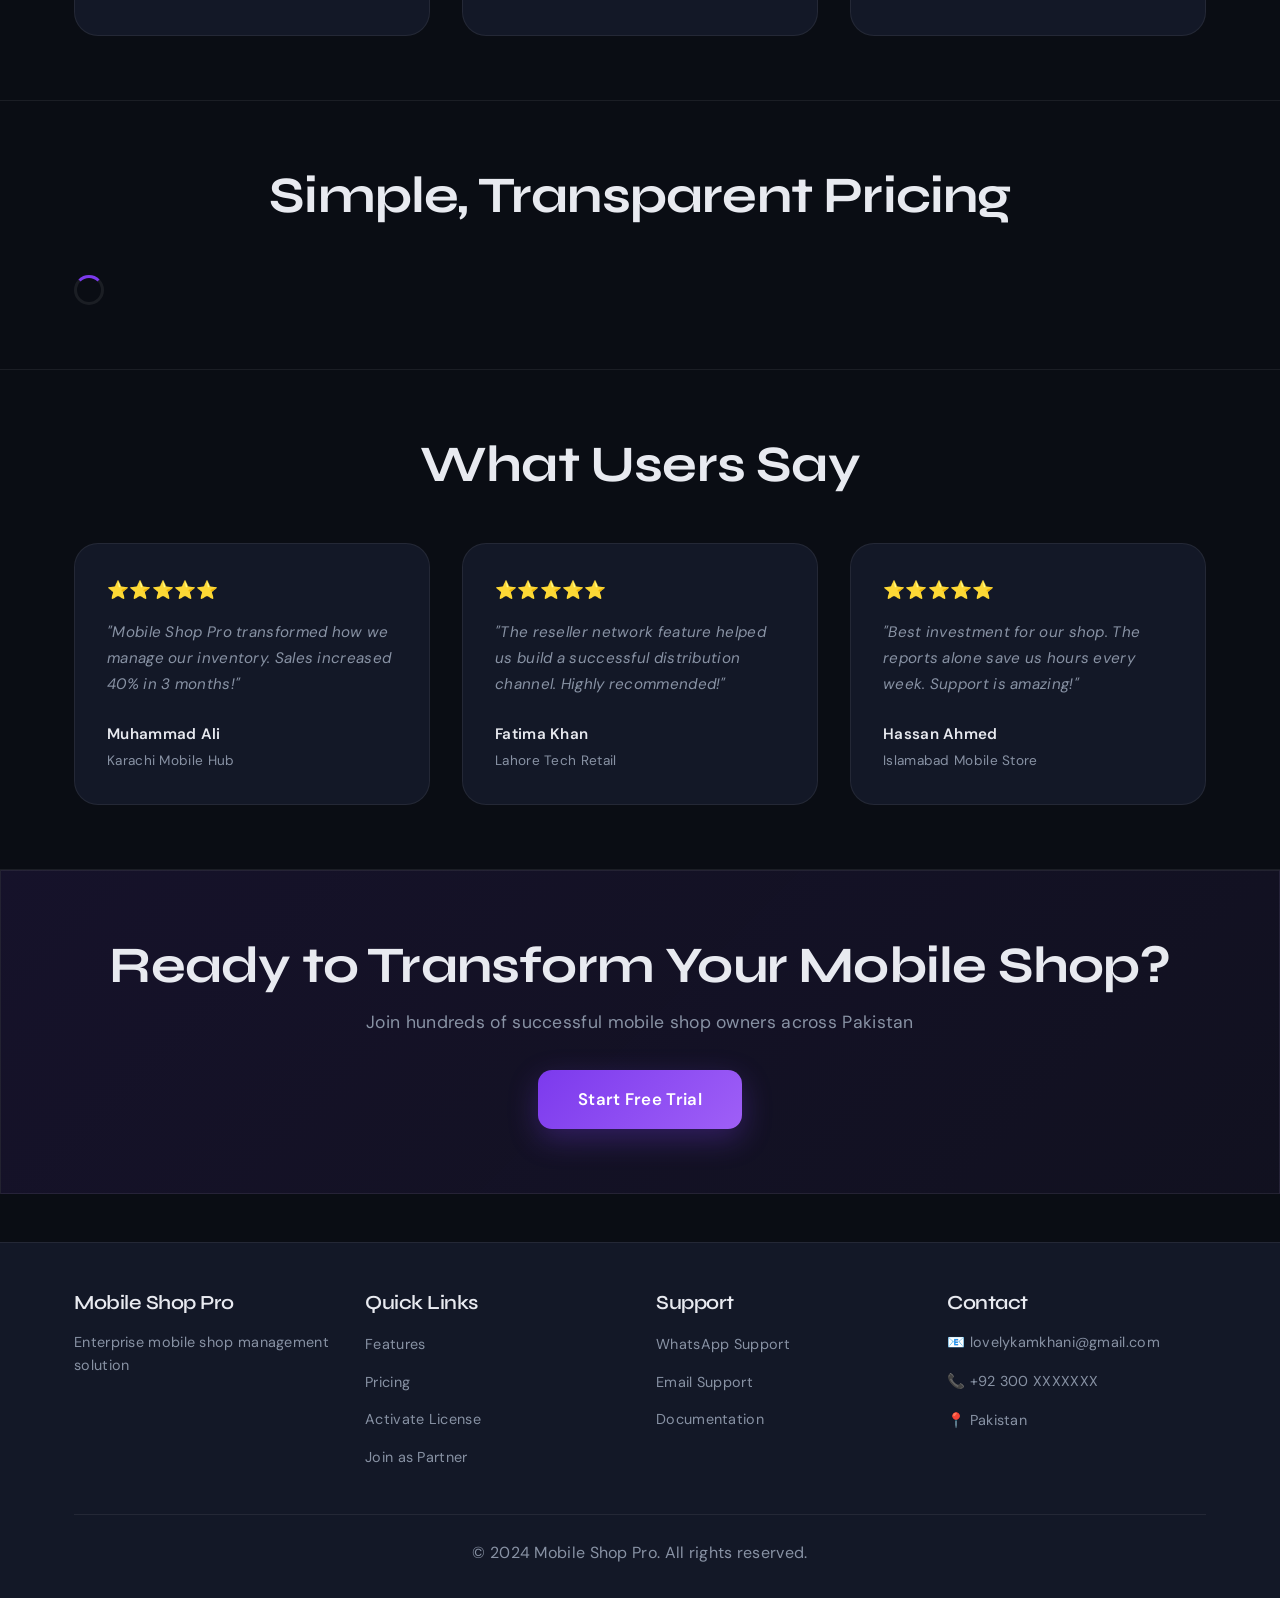
<file: dashboard.html>
<!DOCTYPE html>
<html lang="en">
<head>
  <meta charset="UTF-8">
  <meta name="viewport" content="width=device-width, initial-scale=1.0">
  <title>Dashboard - Mobile Shop Pro</title>
  <link rel="stylesheet" href="css/style.css">
</head>
<body>
  <!-- Navigation -->
  <nav class="nav">
    <div class="nav-inner">
      <div class="logo">
        <span class="logo-icon">📱</span>
        <strong>Mobile</strong>ShopPro
      </div>
      <ul class="nav-links">
        <li><a href="index.html">Home</a></li>
        <li id="userGreeting" style="color: var(--text);"></li>
        <li><a href="#" id="logoutBtn" class="btn-nav">Logout</a></li>
      </ul>
    </div>
  </nav>

  <!-- Dashboard -->
  <section class="dashboard">
    <div class="container">
      <h1>📊 User Dashboard</h1>

      <!-- Stats Cards -->
      <div class="stats-grid">
        <div class="stat-card">
          <div class="stat-icon">🔑</div>
          <div class="stat-content">
            <span class="stat-label">Active Licenses</span>
            <span class="stat-value" id="activeLicenses">0</span>
          </div>
        </div>
        <div class="stat-card">
          <div class="stat-icon">📅</div>
          <div class="stat-content">
            <span class="stat-label">Days Remaining</span>
            <span class="stat-value" id="daysRemaining">--</span>
          </div>
        </div>
        <div class="stat-card">
          <div class="stat-icon">💰</div>
          <div class="stat-content">
            <span class="stat-label">Total Spent</span>
            <span class="stat-value" id="totalSpent">Rs 0</span>
          </div>
        </div>
        <div class="stat-card">
          <div class="stat-icon">📦</div>
          <div class="stat-content">
            <span class="stat-label">Transactions</span>
            <span class="stat-value" id="totalTransactions">0</span>
          </div>
        </div>
      </div>

      <!-- License Cards -->
      <div class="section">
        <h2>🎫 Your Licenses</h2>
        <div class="licenses-list" id="licensesList">
          <p class="loading">Loading licenses...</p>
        </div>
      </div>

      <!-- Transaction History -->
      <div class="section">
        <h2>📝 Transaction History</h2>
        <div class="transactions-table" id="transactionsTable">
          <p class="loading">Loading transactions...</p>
        </div>
      </div>

      <!-- Quick Actions -->
      <div class="section">
        <h2>⚡ Quick Actions</h2>
        <div class="actions-grid">
          <a href="pricing.html" class="action-card">
            <span class="action-icon">➕</span>
            <span>Buy License</span>
          </a>
          <a href="activate.html" class="action-card">
            <span class="action-icon">🔓</span>
            <span>Activate License</span>
          </a>
          <a href="partners.html" class="action-card">
            <span class="action-icon">🤝</span>
            <span>Become Partner</span>
          </a>
          <button onclick="Dashboard.downloadApp()" class="action-card">
            <span class="action-icon">📥</span>
            <span>Download Desktop App</span>
          </button>
        </div>
      </div>

      <!-- Account Settings -->
      <div class="section">
        <h2>⚙️ Account Settings</h2>
        <div class="settings-form">
          <div class="form-group">
            <label>Email Address</label>
            <input type="email" id="settingEmail" class="input-field" disabled>
          </div>
          <div class="form-group">
            <label>Shop Name</label>
            <input type="text" id="settingShopName" class="input-field" placeholder="Enter your shop name">
          </div>
          <button onclick="Dashboard.updateSettings()" class="btn btn-primary">Save Changes</button>
        </div>
      </div>
    </div>
  </section>

  <script src="js/api.js"></script>
  <script src="js/auth.js"></script>
  <script src="js/main.js"></script>
  <script>
    const Dashboard = {
      async loadDashboard() {
        const user = Auth.getCurrentUser();
        if (!user) {
          window.location.href = 'index.html';
          return;
        }

        document.getElementById('userGreeting').textContent = `Hello, ${user.name}!`;
        document.getElementById('settingEmail').value = user.email;
        document.getElementById('settingShopName').value = user.shopName || '';

        // Load licenses
        try {
          const licenses = await API.getUserLicenses(user.id);
          this.displayLicenses(licenses);
        } catch (err) {
          console.error('Error loading licenses:', err);
        }

        // Load transactions
        try {
          const transactions = await API.getUserTransactions(user.id);
          this.displayTransactions(transactions);
        } catch (err) {
          console.error('Error loading transactions:', err);
        }
      },

      displayLicenses(licenses) {
        const container = document.getElementById('licensesList');
        if (!licenses || licenses.length === 0) {
          container.innerHTML = '<p class="empty">No active licenses. <a href="pricing.html">Get started</a></p>';
          return;
        }

        let html = '';
        let totalDays = 0;

        licenses.forEach(lic => {
          const daysLeft = Math.ceil((new Date(lic.expiry) - new Date()) / (1000 * 60 * 60 * 24));
          totalDays += daysLeft;

          html += `
            <div class="license-card">
              <div class="license-header">
                <h3>${lic.plan}</h3>
                <span class="license-badge ${daysLeft < 7 ? 'expiring' : 'active'}">
                  ${daysLeft > 0 ? 'Active' : 'Expired'}
                </span>
              </div>
              <div class="license-details">
                <div class="detail">
                  <span>License Key:</span>
                  <code>${lic.key}</code>
                </div>
                <div class="detail">
                  <span>Activated:</span>
                  <span>${new Date(lic.activated).toLocaleDateString()}</span>
                </div>
                <div class="detail">
                  <span>Expires:</span>
                  <span>${new Date(lic.expiry).toLocaleDateString()}</span>
                </div>
                <div class="detail">
                  <span>Days Remaining:</span>
                  <span class="days-badge">${daysLeft > 0 ? daysLeft : 'Expired'}</span>
                </div>
              </div>
              <button onclick="Dashboard.renewLicense('${lic.key}')" class="btn btn-secondary btn-small">Renew License</button>
            </div>
          `;
        });

        document.getElementById('activeLicenses').textContent = licenses.length;
        document.getElementById('daysRemaining').textContent = totalDays > 0 ? totalDays : 'Expired';
        container.innerHTML = html;
      },

      displayTransactions(transactions) {
        const container = document.getElementById('transactionsTable');
        if (!transactions || transactions.length === 0) {
          container.innerHTML = '<p class="empty">No transactions yet</p>';
          return;
        }

        let totalSpent = 0;
        let html = '<table class="table"><thead><tr><th>Date</th><th>Description</th><th>Amount</th><th>Status</th></tr></thead><tbody>';

        transactions.forEach(txn => {
          totalSpent += txn.amount;
          html += `
            <tr>
              <td>${new Date(txn.date).toLocaleDateString()}</td>
              <td>${txn.description}</td>
              <td>Rs ${txn.amount?.toLocaleString()}</td>
              <td><span class="status-badge ${txn.status}">${txn.status}</span></td>
            </tr>
          `;
        });

        html += '</tbody></table>';
        document.getElementById('totalSpent').textContent = `Rs ${totalSpent.toLocaleString()}`;
        document.getElementById('totalTransactions').textContent = transactions.length;
        container.innerHTML = html;
      },

      renewLicense(key) {
        window.location.href = `pricing.html?renew=${key}`;
      },

      downloadApp() {
        alert('Desktop app download link will be provided. Contact support for immediate access.');
        window.location.href = 'mailto:lovelykamkhani@gmail.com?subject=Download%20Desktop%20App';
      },

      updateSettings() {
        const shopName = document.getElementById('settingShopName').value;
        const user = Auth.getCurrentUser();
        
        if (!shopName) {
          alert('Please enter a shop name');
          return;
        }

        // Update in local storage
        user.shopName = shopName;
        sessionStorage.setItem('user', JSON.stringify(user));
        alert('Settings updated successfully!');
      }
    };

    document.addEventListener('DOMContentLoaded', () => {
      Dashboard.loadDashboard();

      document.getElementById('logoutBtn').onclick = (e) => {
        e.preventDefault();
        Auth.logout();
        window.location.href = 'index.html';
      };
    });
  </script>
</body>
</html>
</file>
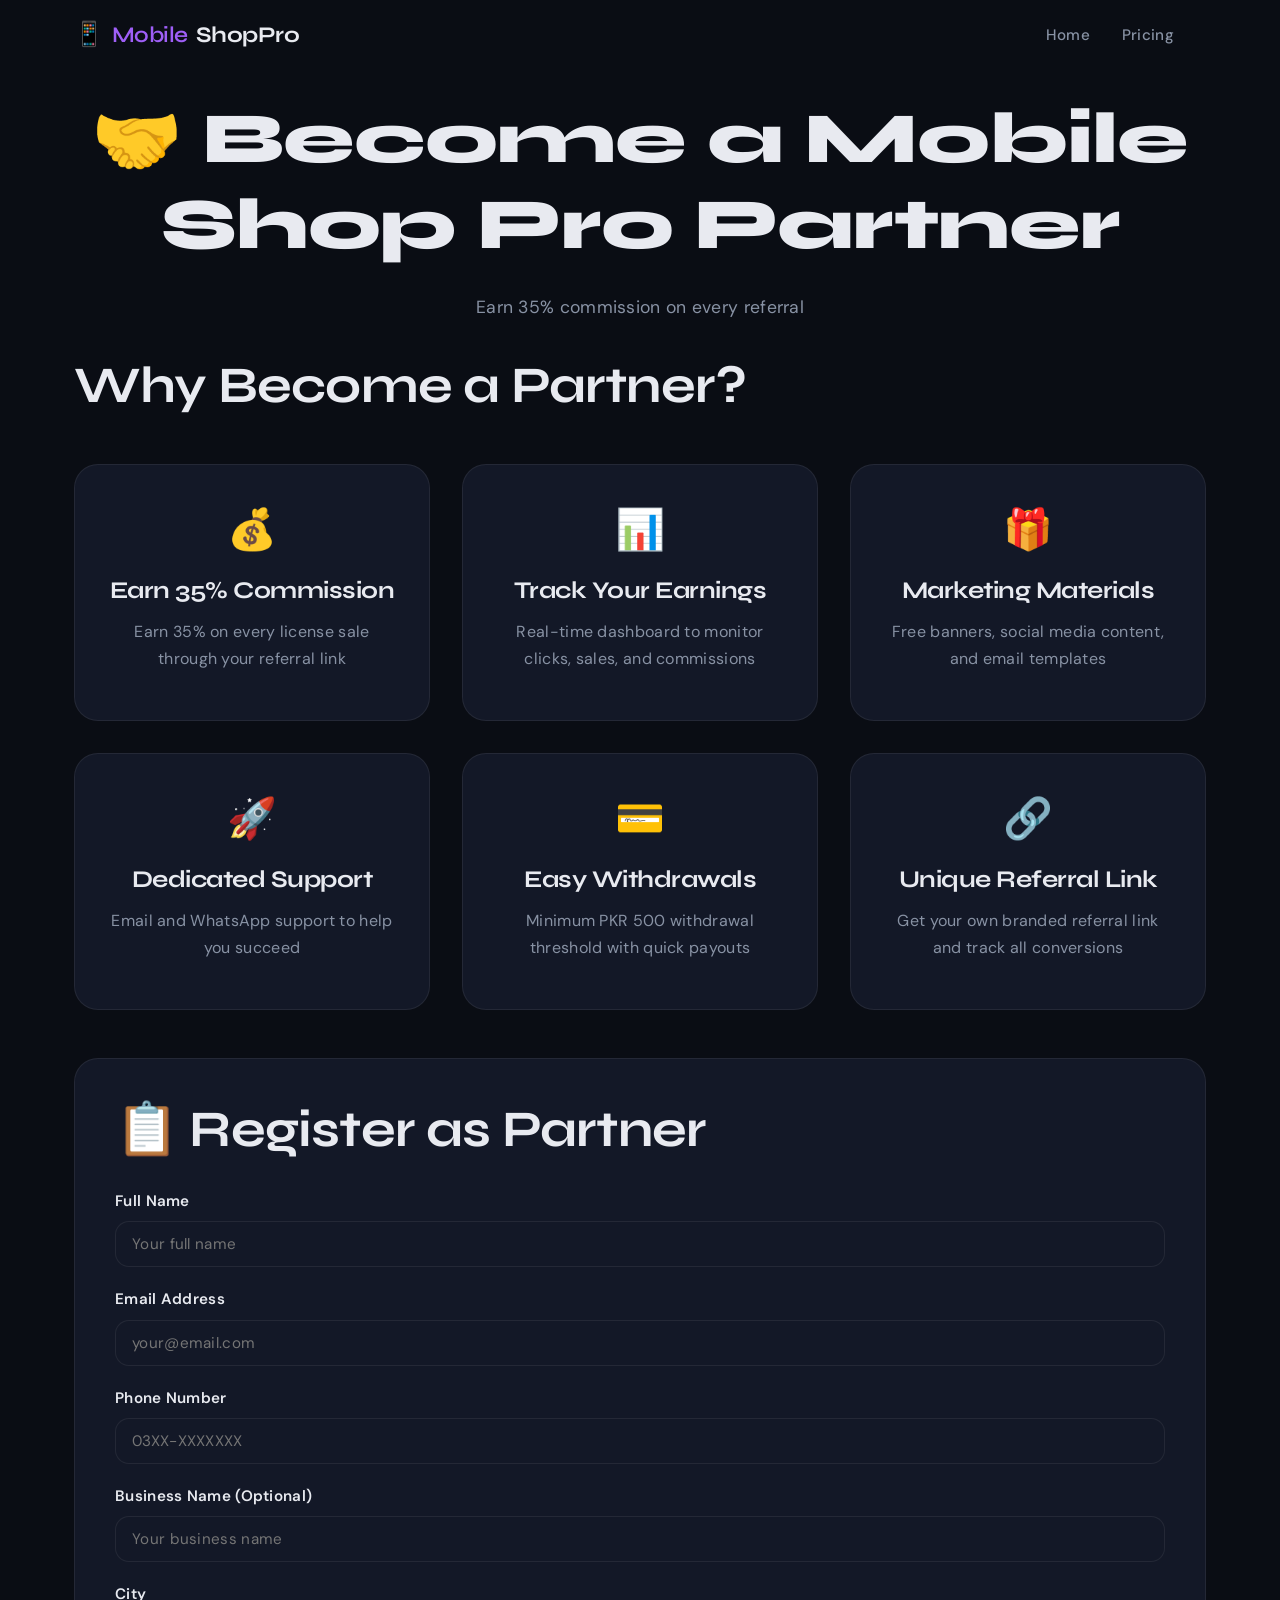
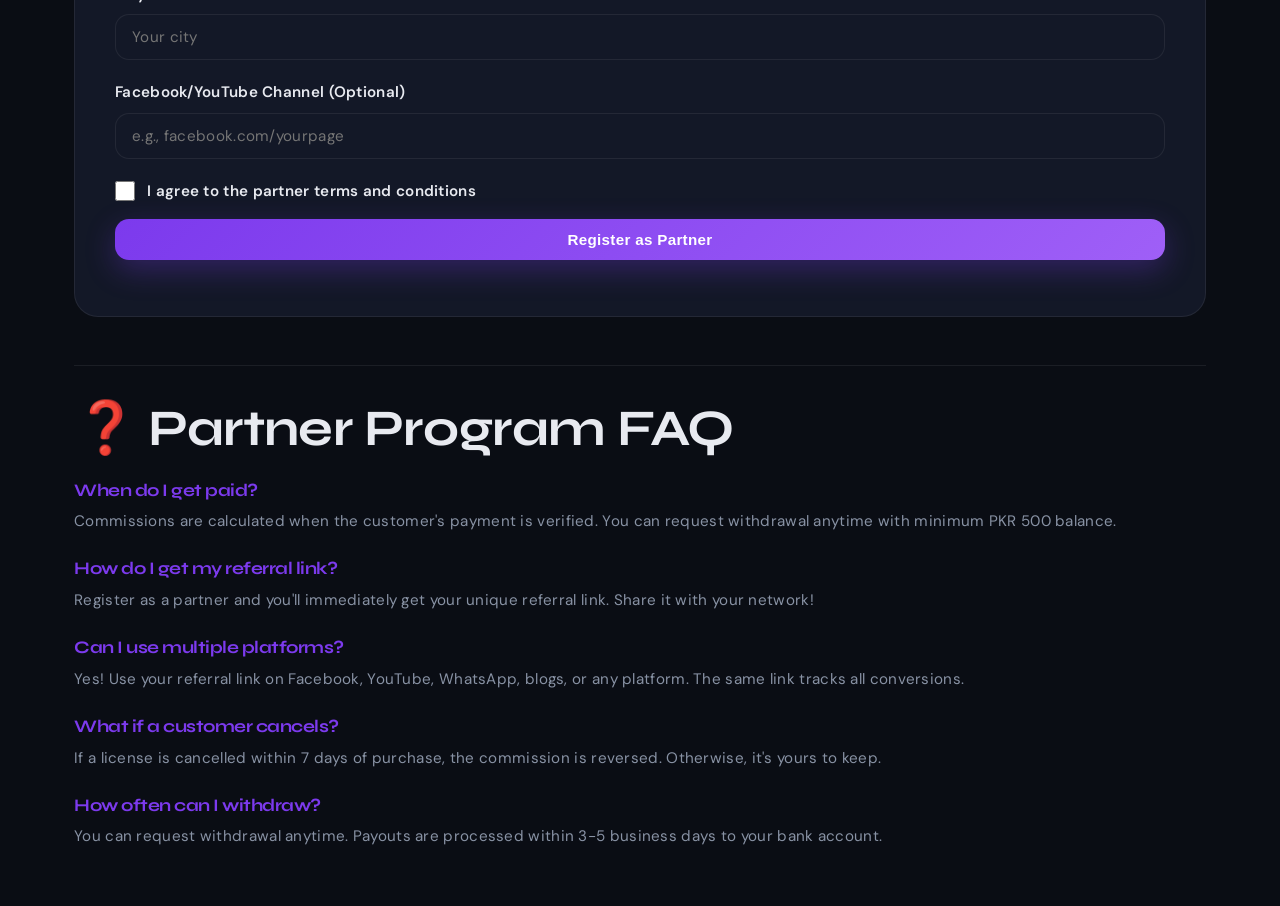
<file: partners.html>
<!DOCTYPE html>
<html lang="en">
<head>
  <meta charset="UTF-8">
  <meta name="viewport" content="width=device-width, initial-scale=1.0">
  <title>Partner Program - Mobile Shop Pro</title>
  <link rel="stylesheet" href="css/style.css">
</head>
<body>
  <!-- Navigation -->
  <nav class="nav">
    <div class="nav-inner">
      <div class="logo">
        <span class="logo-icon">📱</span>
        <strong>Mobile</strong>ShopPro
      </div>
      <ul class="nav-links">
        <li><a href="index.html">Home</a></li>
        <li><a href="pricing.html">Pricing</a></li>
        <li><a href="dashboard.html" class="btn-nav" id="dashboardLink" style="display:none;">Dashboard</a></li>
      </ul>
    </div>
  </nav>

  <!-- Partner Section -->
  <section class="partners-page">
    <div class="container">
      <h1>🤝 Become a Mobile Shop Pro Partner</h1>
      <p class="subtitle">Earn 35% commission on every referral</p>

      <!-- Benefits Section -->
      <div class="benefits-section">
        <h2>Why Become a Partner?</h2>
        <div class="benefits-grid">
          <div class="benefit-card">
            <div class="benefit-icon">💰</div>
            <h3>Earn 35% Commission</h3>
            <p>Earn 35% on every license sale through your referral link</p>
          </div>
          <div class="benefit-card">
            <div class="benefit-icon">📊</div>
            <h3>Track Your Earnings</h3>
            <p>Real-time dashboard to monitor clicks, sales, and commissions</p>
          </div>
          <div class="benefit-card">
            <div class="benefit-icon">🎁</div>
            <h3>Marketing Materials</h3>
            <p>Free banners, social media content, and email templates</p>
          </div>
          <div class="benefit-card">
            <div class="benefit-icon">🚀</div>
            <h3>Dedicated Support</h3>
            <p>Email and WhatsApp support to help you succeed</p>
          </div>
          <div class="benefit-card">
            <div class="benefit-icon">💳</div>
            <h3>Easy Withdrawals</h3>
            <p>Minimum PKR 500 withdrawal threshold with quick payouts</p>
          </div>
          <div class="benefit-card">
            <div class="benefit-icon">🔗</div>
            <h3>Unique Referral Link</h3>
            <p>Get your own branded referral link and track all conversions</p>
          </div>
        </div>
      </div>

      <!-- Registration & Dashboard Section -->
      <div class="partner-forms">
        <!-- Registration Form -->
        <div class="form-container" id="registrationForm" style="display:block;">
          <h2>📋 Register as Partner</h2>
          <form>
            <div class="form-group">
              <label>Full Name</label>
              <input type="text" id="partnerName" placeholder="Your full name" required class="input-field">
            </div>

            <div class="form-group">
              <label>Email Address</label>
              <input type="email" id="partnerEmail" placeholder="your@email.com" required class="input-field">
            </div>

            <div class="form-group">
              <label>Phone Number</label>
              <input type="tel" id="partnerPhone" placeholder="03XX-XXXXXXX" required class="input-field">
            </div>

            <div class="form-group">
              <label>Business Name (Optional)</label>
              <input type="text" id="businessName" placeholder="Your business name" class="input-field">
            </div>

            <div class="form-group">
              <label>City</label>
              <input type="text" id="partnerCity" placeholder="Your city" required class="input-field">
            </div>

            <div class="form-group">
              <label>Facebook/YouTube Channel (Optional)</label>
              <input type="text" id="partnerLink" placeholder="e.g., facebook.com/yourpage" class="input-field">
            </div>

            <div class="form-group checkbox">
              <input type="checkbox" id="termsAgree" required>
              <label for="termsAgree">I agree to the partner terms and conditions</label>
            </div>

            <button type="button" onclick="Partners.registerPartner()" class="btn btn-primary btn-block">
              Register as Partner
            </button>
          </form>
          <div id="registrationMessage"></div>
        </div>

        <!-- Dashboard -->
        <div class="partner-dashboard" id="partnerDashboard" style="display:none;">
          <h2>📊 Partner Dashboard</h2>

          <!-- Quick Stats -->
          <div class="stats-grid">
            <div class="stat-card">
              <div class="stat-icon">🎯</div>
              <div class="stat-content">
                <span class="stat-label">Total Referrals</span>
                <span class="stat-value" id="dashTotalReferrals">0</span>
              </div>
            </div>
            <div class="stat-card">
              <div class="stat-icon">✅</div>
              <div class="stat-content">
                <span class="stat-label">Completed Sales</span>
                <span class="stat-value" id="dashCompletedSales">0</span>
              </div>
            </div>
            <div class="stat-card">
              <div class="stat-icon">💵</div>
              <div class="stat-content">
                <span class="stat-label">Total Earnings</span>
                <span class="stat-value" id="dashTotalEarnings">Rs 0</span>
              </div>
            </div>
            <div class="stat-card">
              <div class="stat-icon">💸</div>
              <div class="stat-content">
                <span class="stat-label">Available Balance</span>
                <span class="stat-value" id="dashBalance">Rs 0</span>
              </div>
            </div>
          </div>

          <!-- Referral Link -->
          <div class="section">
            <h3>🔗 Your Referral Link</h3>
            <div class="referral-link-box">
              <input type="text" id="referralLink" class="input-field" readonly>
              <button onclick="Partners.copyReferralLink()" class="btn btn-secondary">Copy Link</button>
            </div>
          </div>

          <!-- Recent Sales -->
          <div class="section">
            <h3>📝 Recent Sales</h3>
            <div id="recentSales">
              <p class="loading">Loading sales data...</p>
            </div>
          </div>

          <!-- Withdrawal Section -->
          <div class="section">
            <h3>💰 Withdrawal Requests</h3>
            <div class="withdrawal-form">
              <div class="form-group">
                <label>Amount (Minimum PKR 500)</label>
                <input type="number" id="withdrawAmount" placeholder="Enter amount" min="500" class="input-field">
              </div>
              <div class="form-group">
                <label>Bank Account (For Future Use)</label>
                <input type="text" id="bankAccount" placeholder="IBAN or Account Number" class="input-field">
              </div>
              <button onclick="Partners.requestWithdrawal()" class="btn btn-primary">Request Withdrawal</button>
            </div>
            <div id="withdrawalMessage"></div>
          </div>

          <!-- Withdrawal History -->
          <div class="section">
            <h3>📋 Withdrawal History</h3>
            <div id="withdrawalHistory">
              <p class="loading">Loading withdrawal history...</p>
            </div>
          </div>

          <button onclick="Partners.logout()" class="btn btn-secondary">Return to Login</button>
        </div>
      </div>

      <!-- FAQ -->
      <div class="faq-section">
        <h2>❓ Partner Program FAQ</h2>
        
        <div class="faq-item">
          <h3>When do I get paid?</h3>
          <p>Commissions are calculated when the customer's payment is verified. You can request withdrawal anytime with minimum PKR 500 balance.</p>
        </div>

        <div class="faq-item">
          <h3>How do I get my referral link?</h3>
          <p>Register as a partner and you'll immediately get your unique referral link. Share it with your network!</p>
        </div>

        <div class="faq-item">
          <h3>Can I use multiple platforms?</h3>
          <p>Yes! Use your referral link on Facebook, YouTube, WhatsApp, blogs, or any platform. The same link tracks all conversions.</p>
        </div>

        <div class="faq-item">
          <h3>What if a customer cancels?</h3>
          <p>If a license is cancelled within 7 days of purchase, the commission is reversed. Otherwise, it's yours to keep.</p>
        </div>

        <div class="faq-item">
          <h3>How often can I withdraw?</h3>
          <p>You can request withdrawal anytime. Payouts are processed within 3-5 business days to your bank account.</p>
        </div>
      </div>
    </div>
  </section>

  <script src="js/api.js"></script>
  <script src="js/auth.js"></script>
  <script src="js/main.js"></script>
  <script>
    const Partners = {
      currentPartner: null,

      async registerPartner() {
        const name = document.getElementById('partnerName').value.trim();
        const email = document.getElementById('partnerEmail').value.trim();
        const phone = document.getElementById('partnerPhone').value.trim();
        const businessName = document.getElementById('businessName').value.trim();
        const city = document.getElementById('partnerCity').value.trim();
        const link = document.getElementById('partnerLink').value.trim();
        const termsAgree = document.getElementById('termsAgree').checked;

        if (!name || !email || !phone || !city || !termsAgree) {
          alert('Please fill all required fields and agree to terms');
          return;
        }

        const message = document.getElementById('registrationMessage');
        message.innerHTML = '<p class="loading">Registering...</p>';

        try {
          const response = await API.registerPartner({
            name, email, phone, businessName, city, link
          });

          if (response.success) {
            message.innerHTML = '<p class="success">✓ Registration successful! Loading dashboard...</p>';
            this.currentPartner = response.partner;
            
            setTimeout(() => {
              document.getElementById('registrationForm').style.display = 'none';
              document.getElementById('partnerDashboard').style.display = 'block';
              this.loadDashboard();
            }, 1500);
          } else {
            message.innerHTML = `<p class="error">✗ ${response.message || 'Registration failed'}</p>`;
          }
        } catch (err) {
          message.innerHTML = '<p class="error">Error during registration. Please try again.</p>';
          console.error(err);
        }
      },

      loadDashboard() {
        if (!this.currentPartner) return;

        document.getElementById('dashTotalReferrals').textContent = this.currentPartner.totalReferrals || 0;
        document.getElementById('dashCompletedSales').textContent = this.currentPartner.completedSales || 0;
        document.getElementById('dashTotalEarnings').textContent = `Rs ${(this.currentPartner.totalEarnings || 0).toLocaleString()}`;
        document.getElementById('dashBalance').textContent = `Rs ${(this.currentPartner.balance || 0).toLocaleString()}`;
        
        const referralLink = `https://mobileshoppro.com?ref=${this.currentPartner.id}`;
        document.getElementById('referralLink').value = referralLink;

        // Load recent sales
        this.loadRecentSales();
        this.loadWithdrawalHistory();
      },

      loadRecentSales() {
        const container = document.getElementById('recentSales');
        // Mock data - in production, fetch from API
        const sales = this.currentPartner.recentSales || [];
        
        if (sales.length === 0) {
          container.innerHTML = '<p class="empty">No sales yet. Start sharing your referral link!</p>';
          return;
        }

        let html = '<table class="table"><thead><tr><th>Date</th><th>Plan</th><th>Amount</th><th>Commission</th><th>Status</th></tr></thead><tbody>';
        sales.forEach(sale => {
          html += `
            <tr>
              <td>${new Date(sale.date).toLocaleDateString()}</td>
              <td>${sale.plan}</td>
              <td>Rs ${sale.amount?.toLocaleString()}</td>
              <td>Rs ${sale.commission?.toLocaleString()}</td>
              <td><span class="status-badge ${sale.status}">${sale.status}</span></td>
            </tr>
          `;
        });
        html += '</tbody></table>';
        container.innerHTML = html;
      },

      async requestWithdrawal() {
        const amount = parseInt(document.getElementById('withdrawAmount').value);
        const balance = parseInt(document.getElementById('dashBalance').textContent.replace(/[^0-9]/g, ''));
        const message = document.getElementById('withdrawalMessage');

        if (!amount || amount < 500) {
          alert('Minimum withdrawal amount is PKR 500');
          return;
        }

        if (amount > balance) {
          message.innerHTML = '<p class="error">✗ Insufficient balance</p>';
          return;
        }

        message.innerHTML = '<p class="loading">Processing request...</p>';

        try {
          const response = await API.requestWithdrawal(this.currentPartner.id, amount);
          if (response.success) {
            message.innerHTML = '<p class="success">✓ Withdrawal request submitted!</p>';
            document.getElementById('withdrawAmount').value = '';
            this.loadWithdrawalHistory();
          }
        } catch (err) {
          message.innerHTML = '<p class="error">Error processing withdrawal</p>';
        }
      },

      loadWithdrawalHistory() {
        const container = document.getElementById('withdrawalHistory');
        const withdrawals = this.currentPartner.withdrawals || [];

        if (withdrawals.length === 0) {
          container.innerHTML = '<p class="empty">No withdrawals yet</p>';
          return;
        }

        let html = '<table class="table"><thead><tr><th>Date</th><th>Amount</th><th>Status</th></tr></thead><tbody>';
        withdrawals.forEach(w => {
          html += `<tr><td>${new Date(w.date).toLocaleDateString()}</td><td>Rs ${w.amount?.toLocaleString()}</td><td><span class="status-badge ${w.status}">${w.status}</span></td></tr>`;
        });
        html += '</tbody></table>';
        container.innerHTML = html;
      },

      copyReferralLink() {
        const link = document.getElementById('referralLink');
        link.select();
        document.execCommand('copy');
        alert('Referral link copied to clipboard!');
      },

      logout() {
        this.currentPartner = null;
        document.getElementById('partnerDashboard').style.display = 'none';
        document.getElementById('registrationForm').style.display = 'block';
        document.getElementById('registrationForm').reset();
      }
    };

    document.addEventListener('DOMContentLoaded', () => {
      Auth.checkSession();
    });
  </script>
</body>
</html>
</file>
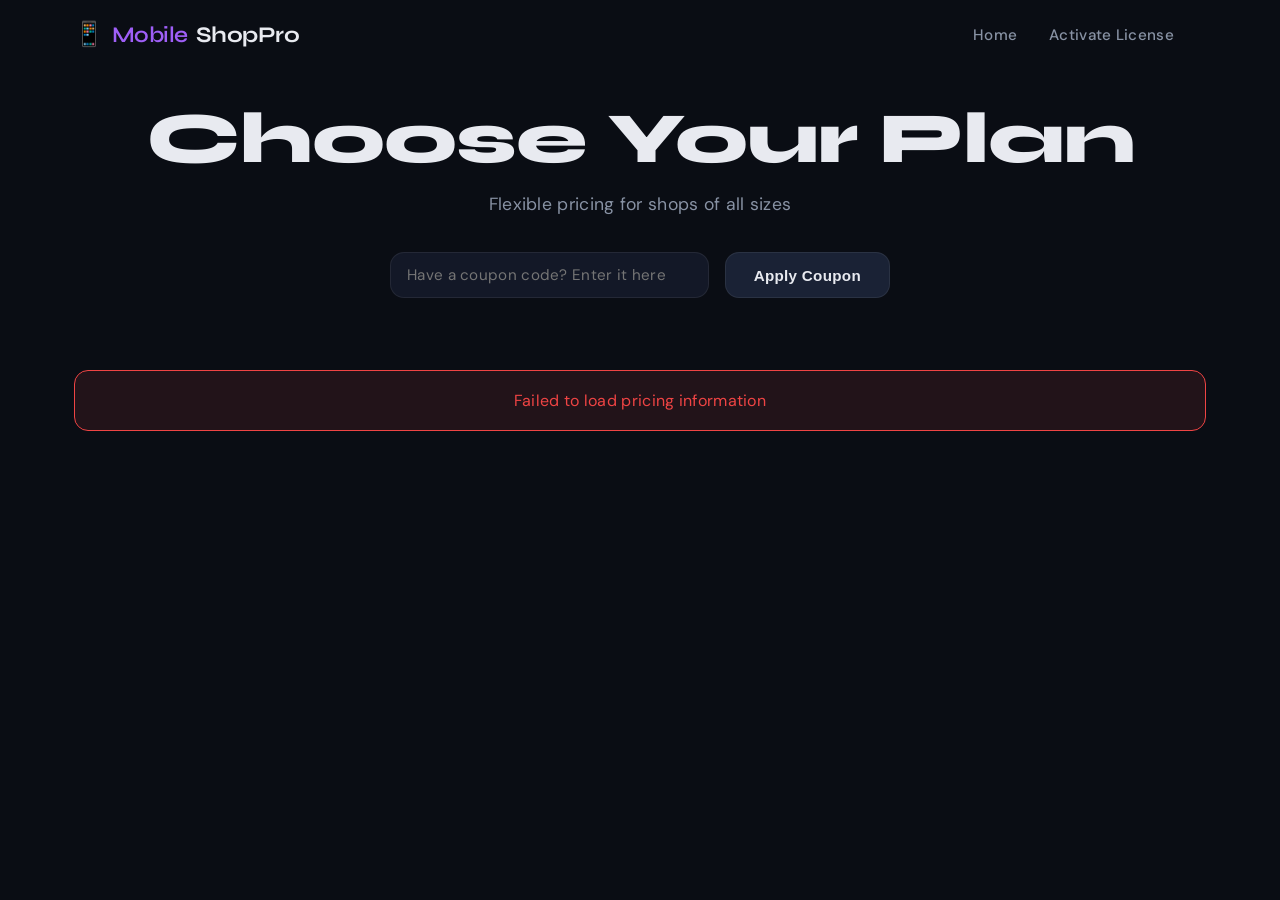
<file: pricing.html>
<!DOCTYPE html>
<html lang="en">
<head>
  <meta charset="UTF-8">
  <meta name="viewport" content="width=device-width, initial-scale=1.0">
  <title>Pricing & Payment - Mobile Shop Pro</title>
  <link rel="stylesheet" href="css/style.css">
</head>
<body>
  <!-- Navigation -->
  <nav class="nav">
    <div class="nav-inner">
      <div class="logo">
        <span class="logo-icon">📱</span>
        <strong>Mobile</strong>ShopPro
      </div>
      <ul class="nav-links">
        <li><a href="index.html">Home</a></li>
        <li><a href="activate.html">Activate License</a></li>
        <li><a href="dashboard.html" class="btn-nav" id="dashboardLink" style="display:none;">Dashboard</a></li>
      </ul>
    </div>
  </nav>

  <!-- Pricing Section -->
  <section class="pricing-page">
    <div class="container">
      <h1>Choose Your Plan</h1>
      <p class="subtitle">Flexible pricing for shops of all sizes</p>

      <!-- Coupon Section -->
      <div class="coupon-section">
        <input type="text" id="couponCode" placeholder="Have a coupon code? Enter it here" class="input-coupon">
        <button onclick="Pricing.validateCoupon()" class="btn btn-secondary">Apply Coupon</button>
        <div id="couponMessage"></div>
      </div>

      <!-- Pricing Cards -->
      <div class="pricing-grid" id="pricingGrid">
        <div class="loading-spinner"></div>
      </div>

      <!-- Payment Modal -->
      <div id="paymentModal" class="modal">
        <div class="modal-content">
          <span class="modal-close">&times;</span>
          <h2>Complete Your Payment</h2>
          
          <div class="payment-info">
            <div class="info-row">
              <span>Plan:</span>
              <strong id="planName"></strong>
            </div>
            <div class="info-row">
              <span>Price:</span>
              <strong>Rs <span id="planPrice"></span></strong>
            </div>
            <div class="info-row" id="discountRow" style="display:none;">
              <span>Discount:</span>
              <strong style="color: var(--green);" id="discountAmount"></strong>
            </div>
            <div class="info-row total">
              <span>Total:</span>
              <strong>Rs <span id="totalPrice"></span></strong>
            </div>
          </div>

          <div class="nayapay-section">
            <h3>🚀 NayaPay Payment</h3>
            <p>Quick, secure payment via NayaPay</p>
            
            <form id="paymentForm">
              <input type="text" id="buyerName" placeholder="Full Name" required class="input-field">
              <input type="email" id="buyerEmail" placeholder="Email" required class="input-field">
              <input type="tel" id="buyerPhone" placeholder="Phone (e.g., 03001234567)" required class="input-field">
              <input type="hidden" id="selectedPlan">
              <input type="hidden" id="selectedAmount">
              
              <button type="button" onclick="Pricing.initiateNayaPay()" class="btn btn-primary btn-block">
                Pay via NayaPay
              </button>
            </form>
          </div>
        </div>
      </div>
    </div>
  </section>

  <script src="js/api.js"></script>
  <script src="js/auth.js"></script>
  <script src="js/main.js"></script>
  <script>
    const Pricing = {
      currentCoupon: null,
      selectedPlan: null,

      async loadPricing() {
        const container = document.getElementById('pricingGrid');
        try {
          const response = await API.getProducts();
          if (response.success) {
            let html = '';
            response.products.forEach(product => {
              const discount = (product.price * product.discount / 100).toFixed(0);
              const finalPrice = (product.price - discount).toFixed(0);
              
              html += `
                <div class="pricing-card-large">
                  <div class="card-header">
                    <h3>${product.name}</h3>
                    ${product.popular ? '<span class="popular-badge">POPULAR</span>' : ''}
                  </div>
                  <div class="card-price">
                    <span class="price">Rs ${finalPrice}</span>
                    <span class="original-price" style="text-decoration: line-through;">Rs ${product.price}</span>
                  </div>
                  <div class="card-duration">${product.duration}</div>
                  <ul class="card-features">
                    <li>✓ Full Dashboard</li>
                    <li>✓ Inventory Management</li>
                    <li>✓ Sales & POS System</li>
                    <li>✓ Customer Database</li>
                    <li>✓ Advanced Reports</li>
                    <li>✓ Email Support</li>
                  </ul>
                  <button onclick="Pricing.selectPlan('${product.slug}', ${finalPrice}, '${product.name}')" class="btn btn-primary btn-block">
                    Select Plan
                  </button>
                </div>
              `;
            });
            container.innerHTML = html;
          }
        } catch (err) {
          container.innerHTML = '<p class="error">Failed to load pricing information</p>';
        }
      },

      selectPlan(slug, price, name) {
        document.getElementById('planName').textContent = name;
        document.getElementById('planPrice').textContent = price;
        document.getElementById('totalPrice').textContent = price;
        document.getElementById('selectedPlan').value = slug;
        document.getElementById('selectedAmount').value = price;
        document.getElementById('paymentModal').style.display = 'flex';
      },

      async validateCoupon() {
        const code = document.getElementById('couponCode').value.trim();
        if (!code) {
          alert('Please enter a coupon code');
          return;
        }

        try {
          const response = await API.validateCoupon(code, this.selectedPlan);
          if (response.valid) {
            this.currentCoupon = response;
            const discountAmount = Math.round(response.discount_amount);
            const newTotal = parseInt(document.getElementById('totalPrice').textContent) - discountAmount;
            
            document.getElementById('discountRow').style.display = 'flex';
            document.getElementById('discountAmount').textContent = `- Rs ${discountAmount}`;
            document.getElementById('totalPrice').textContent = newTotal;
            document.getElementById('couponMessage').innerHTML = '<p style="color: var(--green);">✓ Coupon applied!</p>';
            document.getElementById('selectedAmount').value = newTotal;
          } else {
            document.getElementById('couponMessage').innerHTML = '<p style="color: var(--amber);">✗ Invalid coupon</p>';
          }
        } catch (err) {
          console.error('Coupon validation error:', err);
        }
      },

      initiateNayaPay() {
        const form = document.getElementById('paymentForm');
        if (!form.checkValidity()) {
          form.reportValidity();
          return;
        }

        const name = document.getElementById('buyerName').value;
        const email = document.getElementById('buyerEmail').value;
        const phone = document.getElementById('buyerPhone').value;
        const amount = document.getElementById('selectedAmount').value;
        const plan = document.getElementById('selectedPlan').value;

        // Simulate payment initiation
        alert(`Payment initiated!\n\nName: ${name}\nAmount: Rs ${amount}\n\nYou will receive payment instructions shortly.`);

        // In production, this would call the backend API
        // API.initiatePayment({ name, email, phone, amount, plan, coupon: this.currentCoupon?.code });
      }
    };

    document.addEventListener('DOMContentLoaded', () => {
      Pricing.loadPricing();
      Auth.checkSession();

      // Close modal
      document.querySelector('.modal-close').onclick = () => {
        document.getElementById('paymentModal').style.display = 'none';
      };
    });
  </script>
</body>
</html>
</file>
<file: css/style.css>
/* ═══════════════════════════════════════════════════════════════════════════
   MOBILE SHOP PRO — ENTERPRISE WEBSITE STYLESHEET v1.0
   Dark Theme + Professional Typography
   ═══════════════════════════════════════════════════════════════════════════ */

@import url('https://fonts.googleapis.com/css2?family=DM+Sans:wght@400;500;600;700&family=Syne:wght@700;800&display=swap');

/* ─── CSS Variables ─── */
:root {
  --bg: #0a0d14;
  --bg2: #0f1320;
  --bg3: #151c2e;
  --card: #131827;
  --card2: #1a2235;
  --border: rgba(255, 255, 255, 0.07);
  --violet: #7c3aed;
  --violet2: #9f5ff7;
  --amber: #f59e0b;
  --green: #10b981;
  --red: #ef4444;
  --text: #e8eaf0;
  --muted: #8892a4;
  --radius: 14px;
  --radius-lg: 24px;
  --shadow: 0 20px 60px rgba(0, 0, 0, 0.5);
  --glow: 0 0 40px rgba(124, 58, 237, 0.3);
}

/* ─── Global Reset ─── */
*, *::before, *::after {
  box-sizing: border-box;
  margin: 0;
  padding: 0;
}

html {
  scroll-behavior: smooth;
}

body {
  font-family: 'DM Sans', -apple-system, BlinkMacSystemFont, 'Segoe UI', sans-serif;
  background: var(--bg);
  color: var(--text);
  line-height: 1.6;
  font-size: 1rem;
  font-weight: 400;
  letter-spacing: 0.3px;
  overflow-x: hidden;
}

/* ─── Typography ─── */
h1, h2, h3, h4, h5, h6 {
  font-family: 'Syne', -apple-system, BlinkMacSystemFont, sans-serif;
  line-height: 1.2;
  letter-spacing: -0.5px;
  font-weight: 700;
  color: var(--text);
}

h1 {
  font-size: clamp(2.8rem, 7vw, 4.5rem);
  font-weight: 800;
  letter-spacing: -1px;
  margin-bottom: 1.5rem;
}

h2 {
  font-size: clamp(2rem, 5vw, 3.2rem);
  font-weight: 700;
  letter-spacing: -0.8px;
  margin-bottom: 1.25rem;
}

h3 {
  font-size: 1.5rem;
  font-weight: 700;
  margin-bottom: 1rem;
}

h4 {
  font-size: 1.25rem;
  font-weight: 600;
  margin-bottom: 0.875rem;
}

p {
  color: var(--muted);
  font-size: 1rem;
  line-height: 1.7;
  margin-bottom: 1rem;
}

small, .text-sm {
  font-size: 0.875rem;
  letter-spacing: 0.2px;
}

strong, b {
  font-weight: 600;
  color: var(--text);
}

a {
  color: inherit;
  text-decoration: none;
  transition: color 0.2s;
}

a:hover {
  color: var(--violet);
}

/* ─── Utilities ─── */
.container {
  max-width: 1180px;
  margin: 0 auto;
  padding: 0 1.5rem;
}

.text-center {
  text-align: center;
}

.gradient-text {
  background: linear-gradient(135deg, #7c3aed, #f59e0b);
  -webkit-background-clip: text;
  -webkit-text-fill-color: transparent;
  background-clip: text;
  display: inline;
}

/* ═════════════════════════════════════════════════════════════════════════
   NAVIGATION
═════════════════════════════════════════════════════════════════════════ */

.nav {
  position: fixed;
  top: 0;
  left: 0;
  right: 0;
  z-index: 999;
  padding: 1rem 0;
  transition: background 0.3s, backdrop-filter 0.3s, border-color 0.3s;
  border-bottom: 1px solid transparent;
}

.nav.scrolled {
  background: rgba(10, 13, 20, 0.92);
  backdrop-filter: blur(20px);
  border-bottom-color: var(--border);
}

.nav-inner {
  max-width: 1180px;
  margin: 0 auto;
  padding: 0 1.5rem;
  display: flex;
  align-items: center;
  justify-content: space-between;
}

.logo {
  display: flex;
  align-items: center;
  gap: 0.5rem;
  font-family: 'Syne', sans-serif;
  font-size: 1.4rem;
  font-weight: 700;
  color: var(--text);
  letter-spacing: -0.5px;
}

.logo strong {
  color: var(--violet2);
}

.logo-icon {
  font-size: 1.5rem;
}

.nav-links {
  list-style: none;
  display: flex;
  align-items: center;
  gap: 2rem;
}

.nav-links a {
  font-size: 0.95rem;
  font-weight: 500;
  color: var(--muted);
  transition: color 0.2s;
  letter-spacing: 0.3px;
}

.nav-links a:hover {
  color: var(--text);
}

.hamburger {
  display: none;
  flex-direction: column;
  gap: 5px;
  background: none;
  border: none;
  cursor: pointer;
  padding: 4px;
}

.hamburger span {
  display: block;
  width: 24px;
  height: 2px;
  background: var(--text);
  border-radius: 2px;
  transition: 0.3s;
}

/* ─── Buttons ─── */
.btn {
  display: inline-block;
  padding: 0.75rem 1.75rem;
  border-radius: var(--radius);
  font-weight: 600;
  border: none;
  cursor: pointer;
  transition: all 0.3s ease;
  font-size: 0.95rem;
  letter-spacing: 0.3px;
  text-align: center;
}

.btn-nav {
  background: var(--violet) !important;
  color: white !important;
  padding: 0.55rem 1.3rem;
  border-radius: 8px;
  font-weight: 600 !important;
  transition: background 0.2s, transform 0.15s !important;
}

.btn-nav:hover {
  background: var(--violet2) !important;
  transform: translateY(-1px);
}

.btn-primary {
  background: linear-gradient(135deg, var(--violet), var(--violet2));
  color: white;
  box-shadow: 0 10px 30px rgba(124, 58, 237, 0.3);
}

.btn-primary:hover {
  transform: translateY(-2px);
  box-shadow: 0 15px 40px rgba(124, 58, 237, 0.4);
}

.btn-secondary {
  background: var(--card2);
  color: var(--text);
  border: 1px solid var(--border);
}

.btn-secondary:hover {
  background: var(--card);
  border-color: var(--violet);
}

.btn-block {
  width: 100%;
  display: block;
  margin-top: 1rem;
}

.btn-large {
  padding: 1rem 2.5rem;
  font-size: 1.05rem;
}

.btn-small {
  padding: 0.4rem 0.8rem;
  font-size: 0.85rem;
}

.btn-danger {
  background: rgba(239, 68, 68, 0.1);
  color: var(--red);
  border: 1px solid var(--red);
}

.btn-danger:hover {
  background: rgba(239, 68, 68, 0.2);
}

.btn-logout {
  color: var(--red);
  font-weight: 600;
  cursor: pointer;
}

/* ─── Forms ─── */
.input-field, .input-search, .input-coupon, .input-large {
  width: 100%;
  padding: 0.75rem 1rem;
  background: var(--card);
  border: 1px solid var(--border);
  border-radius: var(--radius);
  color: var(--text);
  font-family: 'DM Sans', sans-serif;
  font-size: 0.95rem;
  transition: all 0.3s;
  letter-spacing: 0.3px;
}

.input-field:focus, .input-search:focus, .input-coupon:focus, .input-large:focus {
  outline: none;
  background: var(--card2);
  border-color: var(--violet);
  box-shadow: 0 0 20px rgba(124, 58, 237, 0.2);
}

.input-large {
  padding: 1rem 1.25rem;
  font-size: 1rem;
}

.form-group {
  margin-bottom: 1.25rem;
}

.form-group label {
  display: block;
  margin-bottom: 0.5rem;
  font-weight: 600;
  color: var(--text);
  font-size: 0.95rem;
}

.form-group small {
  display: block;
  margin-top: 0.25rem;
  color: var(--muted);
  font-size: 0.85rem;
}

.form-group.checkbox {
  display: flex;
  align-items: center;
  gap: 0.75rem;
  margin-bottom: 1rem;
}

.form-group.checkbox input {
  width: 20px;
  height: 20px;
  cursor: pointer;
}

.form-group.checkbox label {
  margin: 0;
  cursor: pointer;
  font-size: 0.95rem;
}

/* ═════════════════════════════════════════════════════════════════════════
   HERO SECTION
═════════════════════════════════════════════════════════════════════════ */

.hero {
  margin-top: 60px;
  padding: 4rem 1.5rem;
  background: linear-gradient(135deg, var(--bg) 0%, var(--bg3) 100%);
  border-bottom: 1px solid var(--border);
  display: flex;
  align-items: center;
  justify-content: space-between;
  min-height: 85vh;
}

.hero-content {
  flex: 1;
  max-width: 600px;
}

.hero-content p {
  font-size: 1.1rem;
  line-height: 1.8;
  margin-bottom: 2rem;
  color: var(--muted);
}

.hero-buttons {
  display: flex;
  gap: 1rem;
  flex-wrap: wrap;
  margin-top: 2rem;
}

.hero-graphic {
  flex: 1;
  display: flex;
  justify-content: center;
  align-items: center;
}

.phone-mockup {
  width: 300px;
  height: 600px;
  background: linear-gradient(135deg, var(--violet), var(--violet2));
  border-radius: 40px;
  padding: 12px;
  box-shadow: 0 30px 80px rgba(124, 58, 237, 0.3);
}

.phone-screen {
  width: 100%;
  height: 100%;
  background: var(--bg);
  border-radius: 35px;
}

@media (max-width: 768px) {
  .hero {
    flex-direction: column;
    text-align: center;
  }

  .hero-graphic {
    margin-top: 3rem;
  }

  .hero-buttons {
    justify-content: center;
  }
}

/* ═════════════════════════════════════════════════════════════════════════
   FEATURES SECTION
═════════════════════════════════════════════════════════════════════════ */

.features {
  padding: 4rem 1.5rem;
  border-bottom: 1px solid var(--border);
}

.section-title {
  text-align: center;
  margin-bottom: 3rem;
}

.features-grid {
  display: grid;
  grid-template-columns: repeat(auto-fit, minmax(320px, 1fr));
  gap: 2rem;
}

.feature-card {
  padding: 2rem;
  background: var(--card);
  border: 1px solid var(--border);
  border-radius: var(--radius-lg);
  text-align: center;
  transition: all 0.3s;
}

.feature-card:hover {
  background: var(--card2);
  border-color: var(--violet);
  transform: translateY(-5px);
  box-shadow: var(--glow);
}

.feature-icon {
  font-size: 3rem;
  margin-bottom: 1rem;
}

.feature-card h3 {
  margin-bottom: 0.75rem;
}

.feature-card p {
  font-size: 0.95rem;
  line-height: 1.6;
}

/* ═════════════════════════════════════════════════════════════════════════
   PRICING SECTION
═════════════════════════════════════════════════════════════════════════ */

.pricing {
  padding: 4rem 1.5rem;
  border-bottom: 1px solid var(--border);
}

.pricing-cards {
  display: grid;
  grid-template-columns: repeat(auto-fit, minmax(300px, 1fr));
  gap: 2rem;
  margin-top: 2rem;
}

.pricing-card, .pricing-card-large {
  padding: 2rem;
  background: var(--card);
  border: 1px solid var(--border);
  border-radius: var(--radius-lg);
  text-align: center;
  transition: all 0.3s;
}

.pricing-card:hover, .pricing-card-large:hover {
  background: var(--card2);
  border-color: var(--violet);
  transform: translateY(-10px);
  box-shadow: var(--glow);
}

.pricing-card-large {
  padding: 2.5rem;
  position: relative;
}

.card-header {
  position: relative;
  margin-bottom: 1.5rem;
}

.card-header h3 {
  margin: 0;
  font-size: 1.5rem;
}

.popular-badge {
  position: absolute;
  top: -10px;
  right: 0;
  background: linear-gradient(135deg, var(--violet), var(--violet2));
  color: white;
  padding: 0.35rem 0.75rem;
  border-radius: 20px;
  font-size: 0.75rem;
  font-weight: 700;
  letter-spacing: 1px;
}

.price {
  font-size: 2.5rem;
  font-weight: 800;
  color: var(--violet);
  margin: 1rem 0;
}

.original-price {
  color: var(--muted);
  font-size: 0.9rem;
}

.card-duration {
  color: var(--muted);
  font-size: 0.95rem;
  margin-bottom: 1.5rem;
}

.card-features {
  list-style: none;
  text-align: left;
  margin: 1.5rem 0;
  border-top: 1px solid var(--border);
  border-bottom: 1px solid var(--border);
  padding: 1.5rem 0;
}

.card-features li {
  color: var(--text);
  margin-bottom: 0.75rem;
  font-size: 0.95rem;
}

.card-features li:last-child {
  margin-bottom: 0;
}

/* ═════════════════════════════════════════════════════════════════════════
   TESTIMONIALS SECTION
═════════════════════════════════════════════════════════════════════════ */

.testimonials {
  padding: 4rem 1.5rem;
  border-bottom: 1px solid var(--border);
}

.testimonials-grid {
  display: grid;
  grid-template-columns: repeat(auto-fit, minmax(320px, 1fr));
  gap: 2rem;
  margin-top: 2rem;
}

.testimonial-card {
  padding: 2rem;
  background: var(--card);
  border: 1px solid var(--border);
  border-radius: var(--radius-lg);
  transition: all 0.3s;
}

.testimonial-card:hover {
  background: var(--card2);
  border-color: var(--violet);
  transform: translateY(-3px);
}

.testimonial-card .stars {
  font-size: 1.1rem;
  margin-bottom: 1rem;
}

.testimonial-card p {
  font-size: 0.95rem;
  line-height: 1.7;
  margin-bottom: 1.5rem;
  font-style: italic;
}

.testimonial-author {
  display: flex;
  flex-direction: column;
  gap: 0.25rem;
}

.testimonial-author strong {
  color: var(--text);
  font-size: 0.95rem;
}

.testimonial-author span {
  color: var(--muted);
  font-size: 0.85rem;
}

/* ═════════════════════════════════════════════════════════════════════════
   CTA SECTION
═════════════════════════════════════════════════════════════════════════ */

.cta {
  padding: 4rem 1.5rem;
  background: linear-gradient(135deg, rgba(124, 58, 237, 0.1) 0%, rgba(159, 95, 247, 0.05) 100%);
  border: 1px solid var(--border);
  text-align: center;
  border-bottom: 1px solid var(--border);
}

.cta h2 {
  margin-bottom: 0.75rem;
}

.cta p {
  font-size: 1.1rem;
  margin-bottom: 2rem;
}

/* ═════════════════════════════════════════════════════════════════════════
   PRICING PAGE
═════════════════════════════════════════════════════════════════════════ */

.pricing-page {
  padding: 6rem 1.5rem 2rem;
}

.pricing-page h1 {
  text-align: center;
  margin-bottom: 0.5rem;
}

.subtitle {
  text-align: center;
  color: var(--muted);
  font-size: 1.1rem;
  margin-bottom: 2rem;
}

.coupon-section {
  display: flex;
  gap: 1rem;
  max-width: 500px;
  margin: 2rem auto;
  flex-wrap: wrap;
}

.input-coupon {
  flex: 1;
  min-width: 200px;
}

#couponMessage {
  width: 100%;
  text-align: center;
  margin-top: 0.5rem;
}

.pricing-grid {
  display: grid;
  grid-template-columns: repeat(auto-fit, minmax(350px, 1fr));
  gap: 2rem;
  margin-top: 2rem;
}

/* ═════════════════════════════════════════════════════════════════════════
   ACTIVATE PAGE
═════════════════════════════════════════════════════════════════════════ */

.activate-page {
  padding: 6rem 1.5rem 2rem;
}

.activate-container {
  max-width: 800px;
  margin: 0 auto;
}

.activate-page h1 {
  text-align: center;
}

.activate-box {
  background: var(--card);
  border: 1px solid var(--border);
  padding: 2.5rem;
  border-radius: var(--radius-lg);
  margin: 2rem 0;
}

.activate-box form {
  margin-bottom: 1.5rem;
}

#statusMessage {
  margin-top: 1rem;
  text-align: center;
}

.license-details {
  background: var(--card);
  border: 1px solid var(--border);
  padding: 2.5rem;
  border-radius: var(--radius-lg);
  margin: 2rem 0;
}

.details-grid {
  display: grid;
  grid-template-columns: repeat(auto-fit, minmax(200px, 1fr));
  gap: 1.5rem;
  margin: 2rem 0;
}

.detail-item {
  display: flex;
  flex-direction: column;
  gap: 0.5rem;
}

.detail-item .label {
  color: var(--muted);
  font-size: 0.85rem;
  font-weight: 600;
  text-transform: uppercase;
  letter-spacing: 0.5px;
}

.detail-item .value {
  color: var(--text);
  font-weight: 600;
  font-size: 1rem;
}

.faq-section, .support-section {
  margin-top: 3rem;
  padding-top: 2rem;
  border-top: 1px solid var(--border);
}

.faq-item {
  margin-bottom: 1.5rem;
}

.faq-item h3 {
  color: var(--violet);
  margin-bottom: 0.5rem;
  font-size: 1.1rem;
}

.faq-item p {
  color: var(--muted);
  font-size: 0.95rem;
  line-height: 1.7;
}

.support-buttons {
  display: flex;
  gap: 1rem;
  flex-wrap: wrap;
  margin-top: 1.5rem;
}

/* ═════════════════════════════════════════════════════════════════════════
   MODAL
═════════════════════════════════════════════════════════════════════════ */

.modal {
  display: none;
  position: fixed;
  top: 0;
  left: 0;
  right: 0;
  bottom: 0;
  background: rgba(0, 0, 0, 0.7);
  z-index: 1000;
  align-items: center;
  justify-content: center;
  padding: 1.5rem;
}

.modal-content {
  background: var(--card);
  border: 1px solid var(--border);
  border-radius: var(--radius-lg);
  padding: 2rem;
  max-width: 500px;
  width: 100%;
  max-height: 90vh;
  overflow-y: auto;
  position: relative;
}

.modal-close {
  position: absolute;
  top: 1rem;
  right: 1.5rem;
  font-size: 2rem;
  cursor: pointer;
  color: var(--muted);
  transition: color 0.2s;
}

.modal-close:hover {
  color: var(--text);
}

.payment-info {
  background: var(--bg3);
  border: 1px solid var(--border);
  padding: 1.5rem;
  border-radius: var(--radius);
  margin-bottom: 2rem;
}

.info-row {
  display: flex;
  justify-content: space-between;
  padding: 0.75rem 0;
  border-bottom: 1px solid var(--border);
}

.info-row:last-child {
  border-bottom: none;
}

.info-row.total {
  font-size: 1.1rem;
  font-weight: 700;
  margin-top: 0.75rem;
  padding-top: 1rem;
  border-top: 1px solid var(--border);
}

.nayapay-section {
  background: linear-gradient(135deg, rgba(124, 58, 237, 0.1) 0%, rgba(159, 95, 247, 0.05) 100%);
  padding: 1.5rem;
  border-radius: var(--radius);
  margin-bottom: 1.5rem;
}

.nayapay-section h3 {
  margin-bottom: 0.5rem;
  color: var(--violet);
}

/* ═════════════════════════════════════════════════════════════════════════
   DASHBOARD
═════════════════════════════════════════════════════════════════════════ */

.dashboard {
  padding: 6rem 1.5rem 2rem;
}

.stats-grid {
  display: grid;
  grid-template-columns: repeat(auto-fit, minmax(220px, 1fr));
  gap: 1.5rem;
  margin-bottom: 3rem;
}

.stat-card {
  background: var(--card);
  border: 1px solid var(--border);
  padding: 1.5rem;
  border-radius: var(--radius-lg);
  display: flex;
  align-items: center;
  gap: 1.5rem;
  transition: all 0.3s;
}

.stat-card:hover {
  background: var(--card2);
  border-color: var(--violet);
  transform: translateY(-5px);
}

.stat-icon {
  font-size: 2.5rem;
  min-width: 60px;
  text-align: center;
}

.stat-content {
  flex: 1;
  display: flex;
  flex-direction: column;
  gap: 0.25rem;
}

.stat-label {
  color: var(--muted);
  font-size: 0.85rem;
  text-transform: uppercase;
  letter-spacing: 0.5px;
  font-weight: 600;
}

.stat-value {
  font-size: 1.5rem;
  font-weight: 700;
  color: var(--text);
}

.section {
  background: var(--card);
  border: 1px solid var(--border);
  padding: 2rem;
  border-radius: var(--radius-lg);
  margin-bottom: 2rem;
}

.section h2 {
  margin-bottom: 1.5rem;
}

.licenses-list {
  display: grid;
  gap: 1.5rem;
}

.license-card {
  background: var(--bg3);
  border: 1px solid var(--border);
  padding: 1.5rem;
  border-radius: var(--radius);
  transition: all 0.3s;
}

.license-card:hover {
  border-color: var(--violet);
}

.license-header {
  display: flex;
  justify-content: space-between;
  align-items: center;
  margin-bottom: 1rem;
}

.license-header h3 {
  margin: 0;
}

.license-badge {
  padding: 0.35rem 0.75rem;
  border-radius: 20px;
  font-size: 0.75rem;
  font-weight: 700;
  text-transform: uppercase;
  letter-spacing: 0.5px;
}

.license-badge.active {
  background: rgba(16, 185, 129, 0.2);
  color: var(--green);
}

.license-badge.expiring {
  background: rgba(245, 158, 11, 0.2);
  color: var(--amber);
}

.license-details {
  display: grid;
  grid-template-columns: repeat(auto-fit, minmax(150px, 1fr));
  gap: 1rem;
  margin: 1rem 0;
}

.detail {
  display: flex;
  flex-direction: column;
  gap: 0.25rem;
}

.detail > span:first-child {
  color: var(--muted);
  font-size: 0.85rem;
}

.detail > span:last-child {
  color: var(--text);
  font-weight: 600;
}

code {
  background: rgba(124, 58, 237, 0.1);
  color: var(--violet);
  padding: 0.25rem 0.5rem;
  border-radius: 4px;
  font-family: 'Courier New', monospace;
  font-size: 0.85rem;
}

.actions-grid {
  display: grid;
  grid-template-columns: repeat(auto-fit, minmax(150px, 1fr));
  gap: 1rem;
}

.action-card {
  display: flex;
  flex-direction: column;
  align-items: center;
  gap: 0.75rem;
  padding: 1.5rem;
  background: var(--bg3);
  border: 1px solid var(--border);
  border-radius: var(--radius);
  text-align: center;
  cursor: pointer;
  transition: all 0.3s;
  text-decoration: none;
  color: inherit;
}

.action-card:hover {
  background: var(--card);
  border-color: var(--violet);
  transform: translateY(-3px);
}

.action-icon {
  font-size: 2rem;
}

.settings-form {
  display: grid;
  gap: 1rem;
}

.settings-form button {
  align-self: flex-start;
}

/* ─── Tables ─── */
.table {
  width: 100%;
  border-collapse: collapse;
  margin-top: 1rem;
}

.table thead {
  background: var(--bg3);
  border-bottom: 1px solid var(--border);
}

.table th {
  padding: 1rem;
  text-align: left;
  font-weight: 700;
  color: var(--text);
  font-size: 0.85rem;
  text-transform: uppercase;
  letter-spacing: 0.5px;
}

.table td {
  padding: 1rem;
  border-bottom: 1px solid var(--border);
  color: var(--text);
}

.table tr:hover {
  background: var(--bg3);
}

.status-badge {
  display: inline-block;
  padding: 0.35rem 0.75rem;
  border-radius: 20px;
  font-size: 0.75rem;
  font-weight: 700;
  text-transform: uppercase;
  letter-spacing: 0.5px;
}

.status-badge.active, .status-badge.completed {
  background: rgba(16, 185, 129, 0.2);
  color: var(--green);
}

.status-badge.pending {
  background: rgba(245, 158, 11, 0.2);
  color: var(--amber);
}

.status-badge.failed {
  background: rgba(239, 68, 68, 0.2);
  color: var(--red);
}

/* ═════════════════════════════════════════════════════════════════════════
   PARTNERS PAGE
═════════════════════════════════════════════════════════════════════════ */

.partners-page {
  padding: 6rem 1.5rem 2rem;
}

.partners-page h1 {
  text-align: center;
}

.benefits-grid {
  display: grid;
  grid-template-columns: repeat(auto-fit, minmax(280px, 1fr));
  gap: 2rem;
  margin: 3rem 0;
}

.benefit-card {
  background: var(--card);
  border: 1px solid var(--border);
  padding: 2rem;
  border-radius: var(--radius-lg);
  text-align: center;
  transition: all 0.3s;
}

.benefit-card:hover {
  background: var(--card2);
  border-color: var(--violet);
  transform: translateY(-5px);
}

.benefit-icon {
  font-size: 2.5rem;
  margin-bottom: 1rem;
}

.benefit-card h3 {
  color: var(--text);
  margin-bottom: 0.75rem;
}

.partner-forms {
  display: grid;
  gap: 2rem;
  margin: 3rem 0;
}

.form-container {
  background: var(--card);
  border: 1px solid var(--border);
  padding: 2.5rem;
  border-radius: var(--radius-lg);
}

.form-container h2 {
  margin-bottom: 1.75rem;
}

.partner-dashboard {
  display: grid;
  gap: 2rem;
}

.referral-link-box {
  display: flex;
  gap: 1rem;
  background: var(--bg3);
  padding: 1.5rem;
  border-radius: var(--radius);
  border: 1px solid var(--border);
}

.referral-link-box input {
  flex: 1;
}

.withdrawal-form {
  background: var(--bg3);
  padding: 1.5rem;
  border-radius: var(--radius);
  border: 1px solid var(--border);
  margin-bottom: 1.5rem;
}

#registrationMessage, #withdrawalMessage {
  margin-top: 1rem;
  text-align: center;
}

/* ═════════════════════════════════════════════════════════════════════════
   ADMIN PANEL
═════════════════════════════════════════════════════════════════════════ */

.admin-panel {
  padding: 6rem 1.5rem 2rem;
}

.admin-tabs {
  display: flex;
  gap: 1rem;
  margin-bottom: 2rem;
  border-bottom: 1px solid var(--border);
  flex-wrap: wrap;
}

.tab-btn {
  padding: 1rem;
  background: none;
  border: none;
  color: var(--muted);
  font-weight: 600;
  cursor: pointer;
  border-bottom: 2px solid transparent;
  transition: all 0.3s;
  font-size: 0.95rem;
}

.tab-btn:hover {
  color: var(--text);
}

.tab-btn.active {
  color: var(--violet);
  border-bottom-color: var(--violet);
}

.tab-content {
  display: none;
}

.tab-content.active {
  display: block;
}

.section-actions {
  display: flex;
  gap: 1rem;
  margin-bottom: 1.5rem;
  flex-wrap: wrap;
}

.input-search {
  flex: 1;
  min-width: 200px;
}

.chart-section {
  background: var(--card);
  border: 1px solid var(--border);
  padding: 2rem;
  border-radius: var(--radius-lg);
  margin-top: 2rem;
}

.info-text {
  color: var(--muted);
  font-size: 0.95rem;
  padding: 1rem;
  background: var(--bg3);
  border-radius: var(--radius);
}

/* ─── Loading & Empty States ─── */
.loading {
  color: var(--muted);
  text-align: center;
  padding: 2rem;
}

.loading-spinner {
  display: inline-block;
  width: 30px;
  height: 30px;
  border: 3px solid var(--border);
  border-radius: 50%;
  border-top-color: var(--violet);
  animation: spin 1s linear infinite;
}

@keyframes spin {
  to { transform: rotate(360deg); }
}

.empty {
  color: var(--muted);
  text-align: center;
  padding: 2rem;
  font-style: italic;
}

.error {
  color: var(--red);
  text-align: center;
  padding: 1rem;
  background: rgba(239, 68, 68, 0.1);
  border: 1px solid var(--red);
  border-radius: var(--radius);
  margin-top: 1rem;
}

.success {
  color: var(--green);
  text-align: center;
  padding: 1rem;
  background: rgba(16, 185, 129, 0.1);
  border: 1px solid var(--green);
  border-radius: var(--radius);
  margin-top: 1rem;
}

/* ═════════════════════════════════════════════════════════════════════════
   FOOTER
═════════════════════════════════════════════════════════════════════════ */

.footer {
  background: var(--card);
  border-top: 1px solid var(--border);
  padding: 3rem 1.5rem 1rem;
  margin-top: 3rem;
}

.footer-content {
  display: grid;
  grid-template-columns: repeat(auto-fit, minmax(250px, 1fr));
  gap: 2rem;
  margin-bottom: 2rem;
}

.footer-col h4 {
  margin-bottom: 1rem;
  color: var(--text);
}

.footer-col p {
  color: var(--muted);
  font-size: 0.9rem;
  line-height: 1.6;
}

.footer-col ul {
  list-style: none;
}

.footer-col ul li {
  margin-bottom: 0.75rem;
}

.footer-col a {
  color: var(--muted);
  font-size: 0.9rem;
  transition: color 0.2s;
}

.footer-col a:hover {
  color: var(--violet);
}

.footer-bottom {
  border-top: 1px solid var(--border);
  padding-top: 1.5rem;
  text-align: center;
  color: var(--muted);
  font-size: 0.85rem;
}

/* ═════════════════════════════════════════════════════════════════════════
   RESPONSIVE
═════════════════════════════════════════════════════════════════════════ */

@media (max-width: 768px) {
  .nav-links {
    display: none;
  }

  .hamburger {
    display: flex;
  }

  .hero {
    padding: 2rem 1.5rem;
    min-height: auto;
  }

  .hero-content {
    max-width: 100%;
  }

  .hero-content h1 {
    font-size: 2rem;
  }

  .hero-buttons {
    flex-direction: column;
  }

  .btn {
    width: 100%;
  }

  .features-grid,
  .pricing-cards,
  .benefits-grid,
  .testimonials-grid {
    grid-template-columns: 1fr;
  }

  .admin-tabs {
    flex-wrap: nowrap;
    overflow-x: auto;
  }

  .tab-btn {
    white-space: nowrap;
  }

  .stats-grid {
    grid-template-columns: repeat(2, 1fr);
  }

  .section {
    padding: 1.5rem;
  }

  .form-container {
    padding: 1.5rem;
  }

  .modal-content {
    max-height: 95vh;
    padding: 1.5rem;
  }

  .referral-link-box {
    flex-direction: column;
  }

  .referral-link-box input {
    width: 100%;
  }

  .hero-graphic {
    margin-top: 2rem;
  }

  .phone-mockup {
    width: 250px;
    height: 500px;
  }
}

@media (max-width: 480px) {
  .nav-inner {
    padding: 0 1rem;
  }

  .logo {
    font-size: 1.1rem;
  }

  h1 {
    font-size: 1.8rem;
  }

  h2 {
    font-size: 1.5rem;
  }

  .container {
    padding: 0 1rem;
  }

  .hero-buttons {
    flex-direction: column;
  }

  .stats-grid {
    grid-template-columns: 1fr;
  }

  .stat-card {
    flex-direction: column;
    text-align: center;
  }

  .price {
    font-size: 2rem;
  }

  .section {
    padding: 1.25rem;
  }

  .coupon-section {
    flex-direction: column;
  }

  .input-coupon {
    min-width: 100%;
  }

  .support-buttons {
    flex-direction: column;
  }

  .support-buttons a {
    width: 100%;
  }
}
</file>
